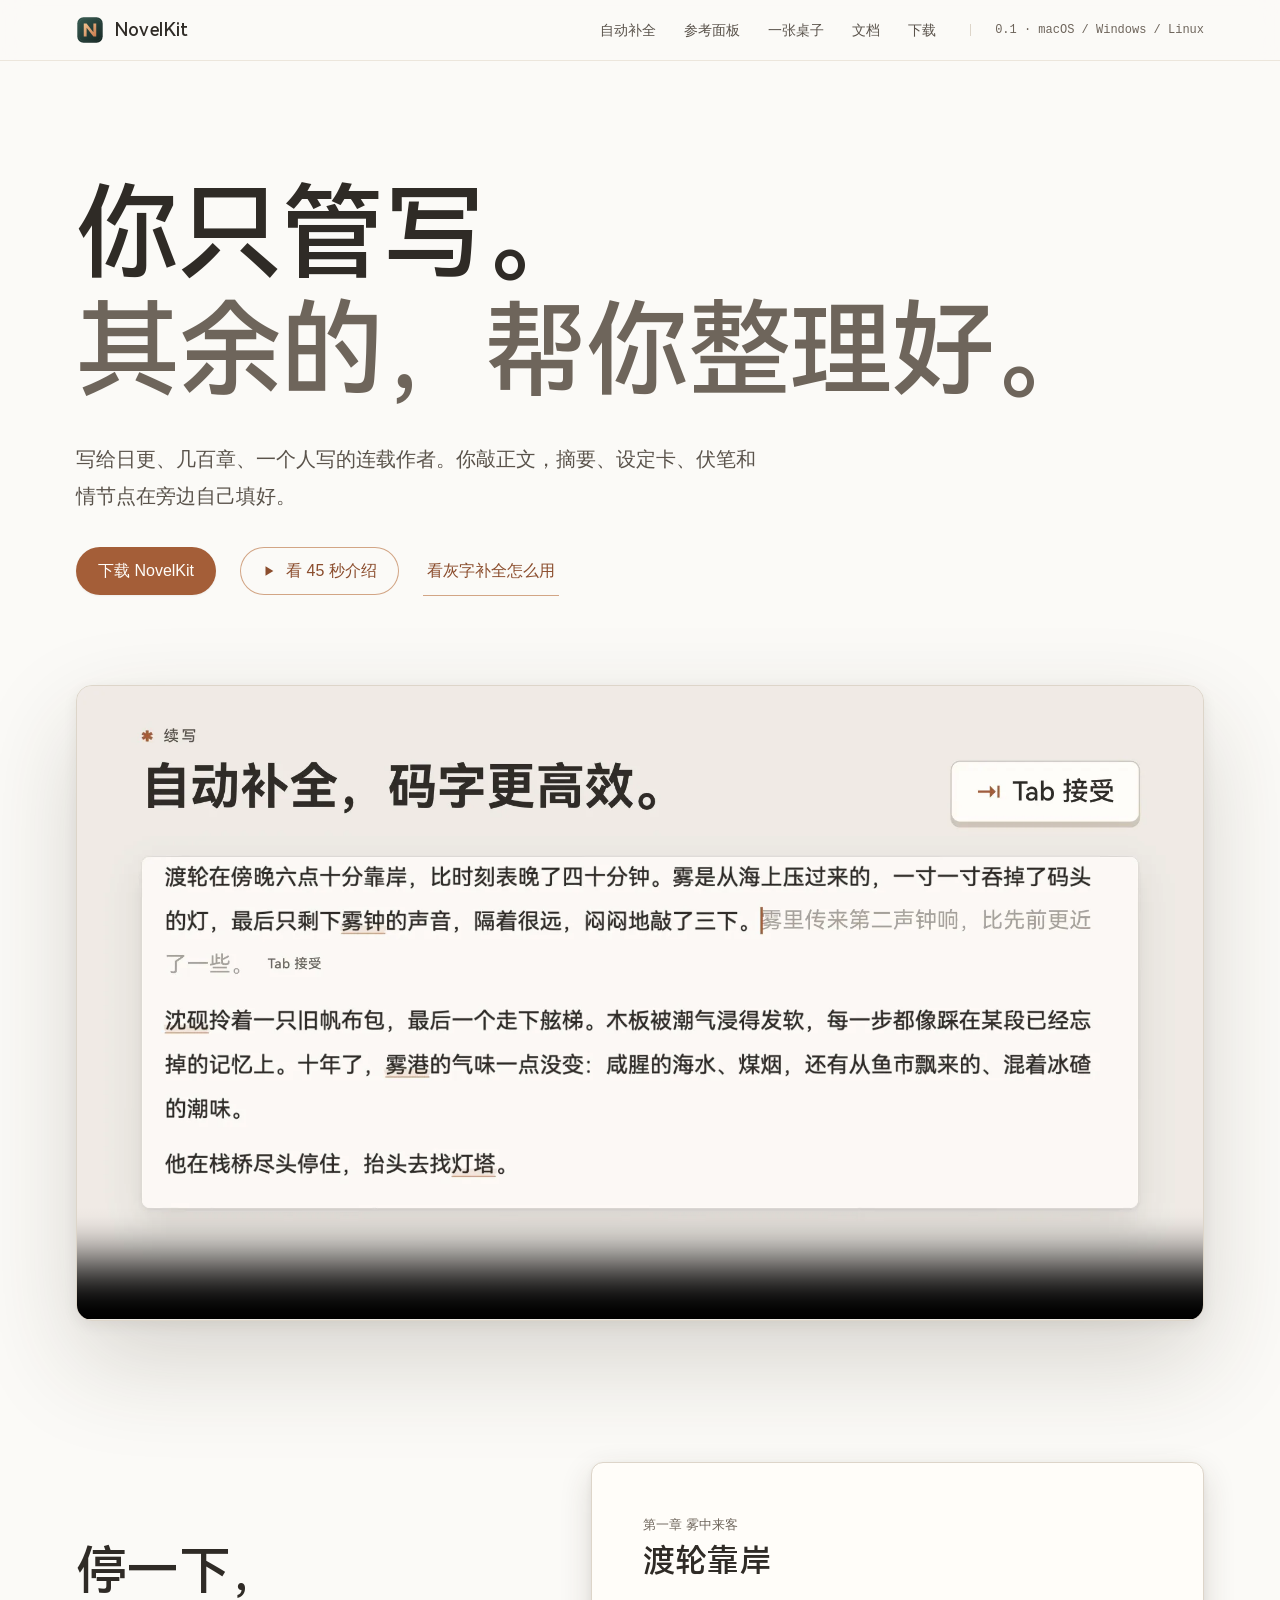
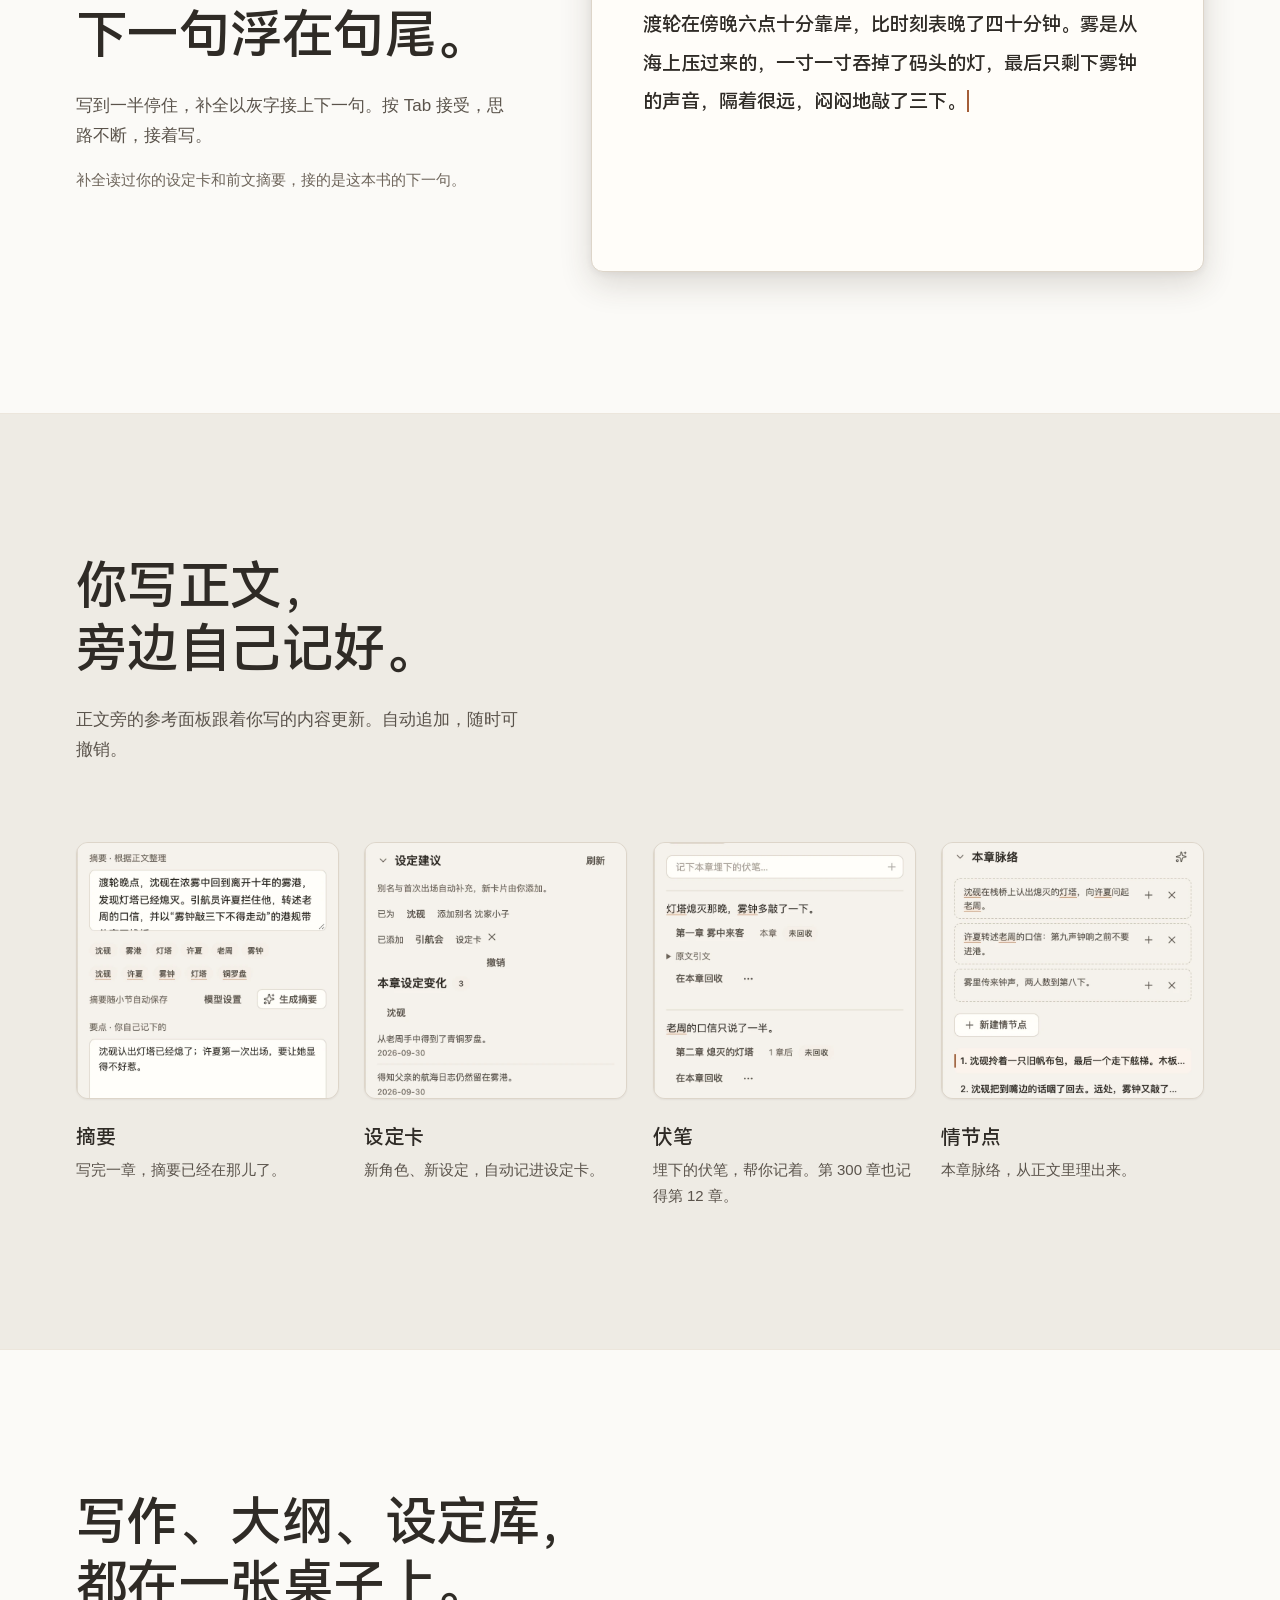
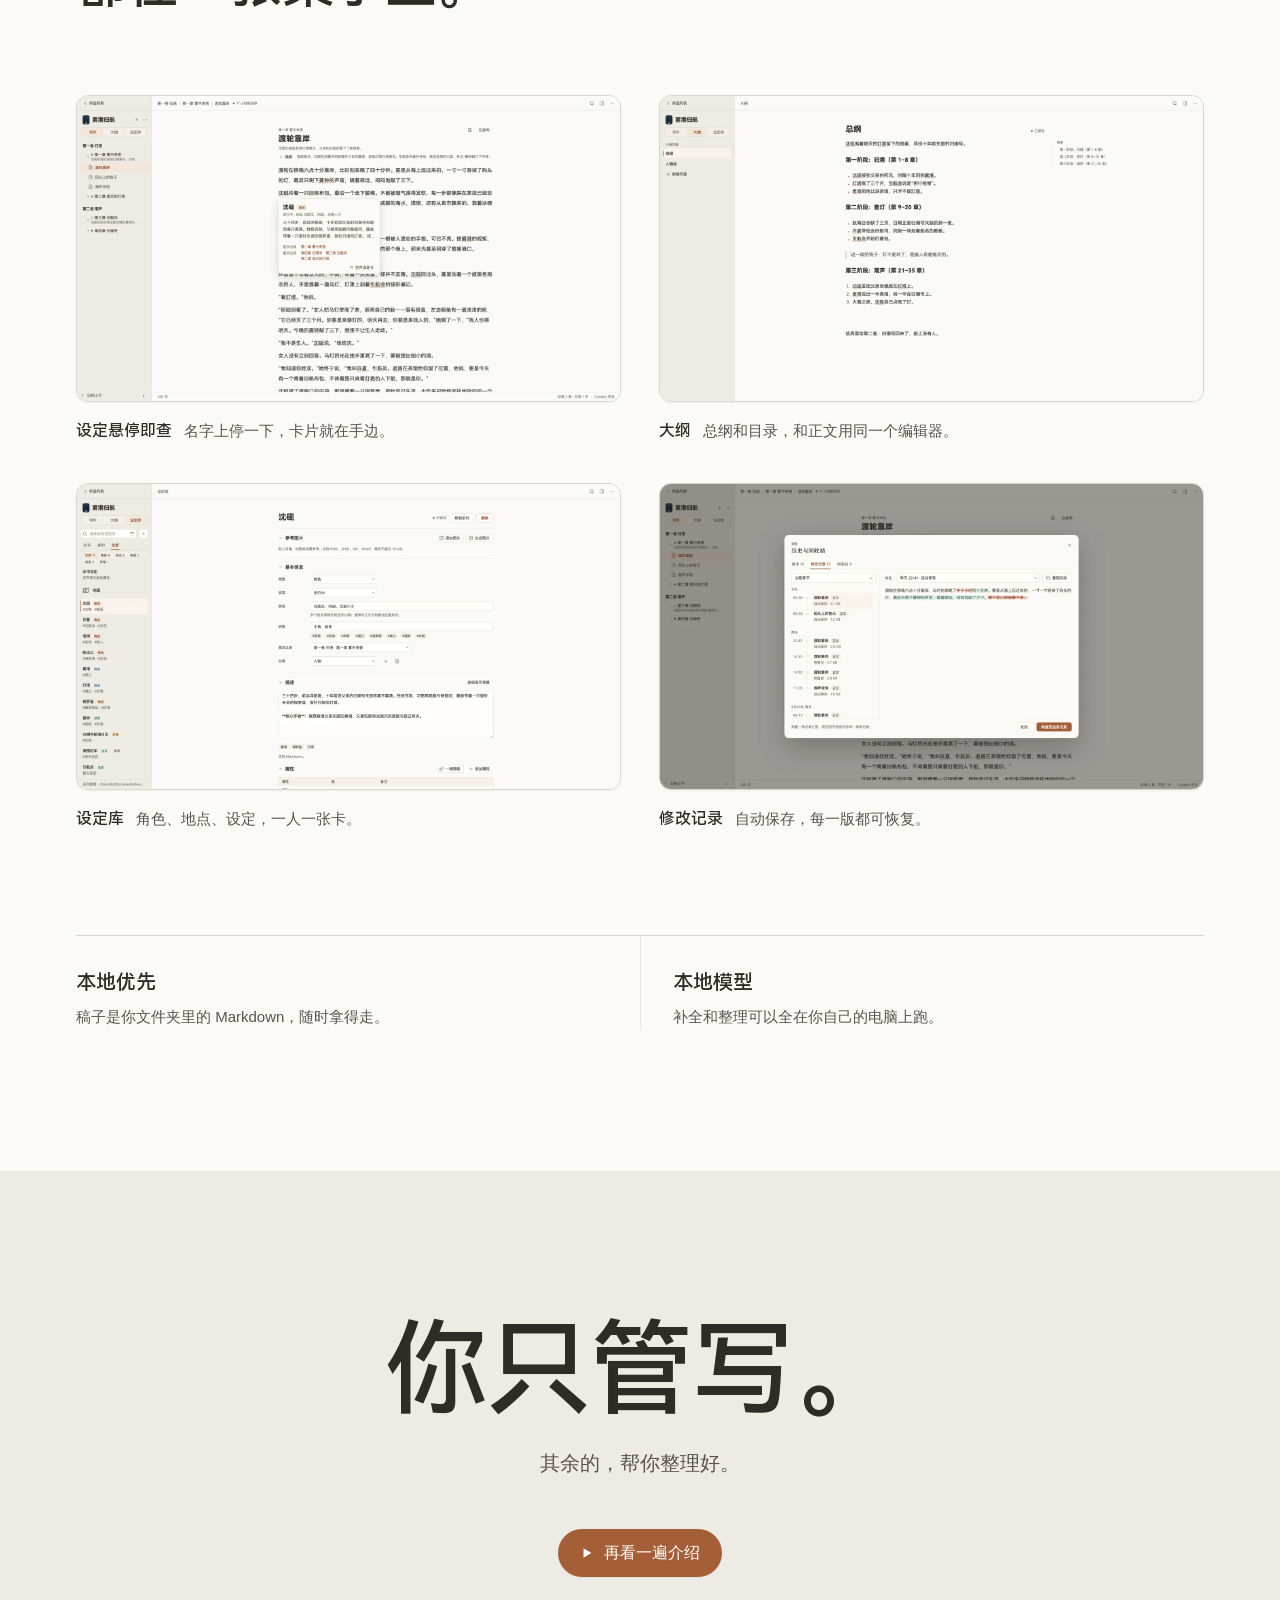
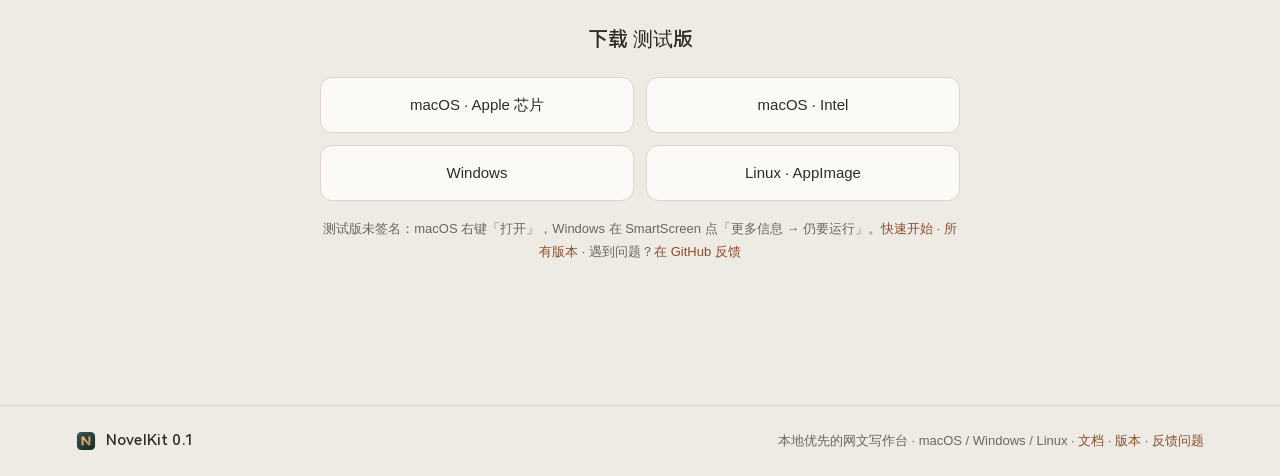
<file: index.html>
<!doctype html>
<html lang="zh-CN">
<head>
  <meta charset="utf-8">
  <meta name="viewport" content="width=device-width, initial-scale=1">
  <title>NovelKit 0.1 · 你只管写，其余的帮你整理好</title>
  <meta name="description" content="NovelKit 是本地优先的网文写作台。你写正文，摘要、设定卡、伏笔和情节点在旁边自己填好；停顿时自动补全，按 Tab 接受。">
  <meta name="theme-color" content="#fbfaf7">
  <meta property="og:type" content="website">
  <meta property="og:title" content="NovelKit 0.1 · 你只管写，其余的帮你整理好">
  <meta property="og:description" content="本地优先的网文写作台。你写正文，摘要、设定卡、伏笔和情节点在旁边自己填好。">
  <link rel="icon" href="media/icon.svg" type="image/svg+xml">
  <link rel="preload" href="media/harmonyos-sans-sc-medium.woff2" as="font" type="font/woff2" crossorigin>
  <link rel="stylesheet" href="styles.css">
  <script>document.documentElement.classList.add('js')</script>
</head>
<body>
  <a class="skip" href="#main">跳到正文</a>

  <header class="top">
    <div class="wrap top-row">
      <a class="brand" href="#" aria-label="NovelKit 首页">
        <img src="media/icon.svg" width="28" height="28" alt="">
        <span>NovelKit</span>
      </a>
      <nav class="top-nav" aria-label="页面">
        <a href="#complete">自动补全</a>
        <a href="#reference">参考面板</a>
        <a href="#desk">一张桌子</a>
        <a href="docs/">文档</a>
        <a href="#download">下载</a>
      </nav>
      <span class="top-meta">0.1 · macOS / Windows / Linux</span>
    </div>
  </header>

  <main id="main">
    <section class="hero wrap">
      <h1>你只管写。<br><span class="h1-second">其余的，帮你整理好。</span></h1>
      <p class="lede">写给日更、几百章、一个人写的连载作者。你敲正文，摘要、设定卡、伏笔和情节点在旁边自己填好。</p>
      <div class="hero-actions">
        <a class="button" href="#download" data-download-primary>下载 NovelKit</a>
        <button class="button button-quiet" type="button" data-play>
          <svg viewBox="0 0 16 16" width="14" height="14" aria-hidden="true"><path d="M4 2.5v11l9-5.5z" fill="currentColor"/></svg>
          看 45 秒介绍
        </button>
        <a class="link" href="#complete">看灰字补全怎么用</a>
      </div>

      <figure class="film" data-reveal>
        <video id="film" controls playsinline preload="metadata" poster="media/poster.webp" width="1920" height="1080">
          <source src="media/novelkit-0.1.mp4" type="video/mp4">
        </video>
      </figure>
    </section>

    <section class="feature wrap" id="complete">
      <div class="feature-copy" data-reveal>
        <h2>停一下，<br>下一句浮在句尾。</h2>
        <p>写到一半停住，补全以灰字接上下一句。按 Tab 接受，思路不断，接着写。</p>
        <p class="note">补全读过你的设定卡和前文摘要，接的是这本书的下一句。</p>
      </div>
      <div class="sheet" data-reveal data-ghost-demo>
        <p class="sheet-chapter">第一章 雾中来客</p>
        <p class="sheet-title">渡轮靠岸</p>
        <p class="sheet-prose">渡轮在傍晚六点十分靠岸，比时刻表晚了四十分钟。雾是从海上压过来的，一寸一寸吞掉了码头的灯，最后只剩下雾钟的声音，隔着很远，闷闷地敲了三下。<span class="caret" aria-hidden="true"></span><span class="ghost" data-ghost>雾里传来第二声钟响，比先前更近了一些。</span></p>
        <div class="sheet-foot">
          <button class="keycap" type="button" data-accept><kbd>Tab</kbd><span data-accept-label>接受</span></button>
          <span class="sheet-status" data-ghost-status aria-live="polite"></span>
        </div>
      </div>
    </section>

    <section class="band" id="reference">
      <div class="wrap">
        <div class="band-head" data-reveal>
          <h2>你写正文，<br>旁边自己记好。</h2>
          <p>正文旁的参考面板跟着你写的内容更新。自动追加，随时可撤销。</p>
        </div>
        <ol class="panels">
          <li class="panel" data-reveal>
            <img src="media/panel-summary.webp" width="720" height="706" loading="lazy" alt="参考面板「本章」：摘要已根据正文整理好，下方列出本章出场的设定。">
            <h3>摘要</h3>
            <p>写完一章，摘要已经在那儿了。</p>
          </li>
          <li class="panel" data-reveal>
            <img src="media/panel-cards.webp" width="720" height="706" loading="lazy" alt="设定建议：已为沈砚添加别名沈家小子，已添加引航会设定卡，可撤销；本章设定变化记下了沈砚得到青铜罗盘。">
            <h3>设定卡</h3>
            <p>新角色、新设定，自动记进设定卡。</p>
          </li>
          <li class="panel" data-reveal>
            <img src="media/panel-foreshadowing.webp" width="720" height="706" loading="lazy" alt="参考面板「伏笔」：两条未回收的伏笔，各自标着埋下的章节。">
            <h3>伏笔</h3>
            <p>埋下的伏笔，帮你记着。第 300 章也记得第 12 章。</p>
          </li>
          <li class="panel" data-reveal>
            <img src="media/panel-beats.webp" width="720" height="706" loading="lazy" alt="参考面板「情节点」：本章脉络的三条建议，以及已有的两个情节点。">
            <h3>情节点</h3>
            <p>本章脉络，从正文里理出来。</p>
          </li>
        </ol>
      </div>
    </section>

    <section class="desk wrap" id="desk">
      <div class="desk-head" data-reveal>
        <h2>写作、大纲、设定库，<br>都在一张桌子上。</h2>
      </div>
      <div class="screens">
        <figure class="screen" data-reveal>
          <img src="media/writing-entity-hover.webp" width="1600" height="900" loading="lazy" alt="写作界面：鼠标停在正文里的名字上，弹出这张设定卡的摘要。">
          <figcaption><strong>设定悬停即查</strong>名字上停一下，卡片就在手边。</figcaption>
        </figure>
        <figure class="screen" data-reveal>
          <img src="media/plan.webp" width="1600" height="900" loading="lazy" alt="大纲界面：总纲文档与卷、章目录。">
          <figcaption><strong>大纲</strong>总纲和目录，和正文用同一个编辑器。</figcaption>
        </figure>
        <figure class="screen" data-reveal>
          <img src="media/wiki.webp" width="1600" height="900" loading="lazy" alt="设定库：沈砚的角色卡，含别名、标签、首次出场和描述。">
          <figcaption><strong>设定库</strong>角色、地点、设定，一人一张卡。</figcaption>
        </figure>
        <figure class="screen" data-reveal>
          <img src="media/history-revisions.webp" width="1600" height="900" loading="lazy" alt="修改记录：按时间列出的版本，右侧是与当前稿的差异。">
          <figcaption><strong>修改记录</strong>自动保存，每一版都可恢复。</figcaption>
        </figure>
      </div>
      <dl class="facts" data-reveal>
        <div><dt>本地优先</dt><dd>稿子是你文件夹里的 Markdown，随时拿得走。</dd></div>
        <div><dt>本地模型</dt><dd>补全和整理可以全在你自己的电脑上跑。</dd></div>
      </dl>
    </section>

    <section class="outro" id="download">
      <div class="wrap" data-reveal>
        <p class="outro-line">你只管写。</p>
        <p class="outro-sub">其余的，帮你整理好。</p>
        <button class="button" type="button" data-play>
          <svg viewBox="0 0 16 16" width="14" height="14" aria-hidden="true"><path d="M4 2.5v11l9-5.5z" fill="currentColor"/></svg>
          再看一遍介绍
        </button>
        <div class="downloads">
          <p class="downloads-title">下载 <span data-release-name>测试版</span></p>
          <ul class="downloads-list">
            <li><a class="download" data-asset="mac-arm" href="https://github.com/ForgeAILab/novelkit/releases">macOS · Apple 芯片</a></li>
            <li><a class="download" data-asset="mac-intel" href="https://github.com/ForgeAILab/novelkit/releases">macOS · Intel</a></li>
            <li><a class="download" data-asset="windows" href="https://github.com/ForgeAILab/novelkit/releases">Windows</a></li>
            <li><a class="download" data-asset="linux" href="https://github.com/ForgeAILab/novelkit/releases">Linux · AppImage</a></li>
          </ul>
          <p class="downloads-note">测试版未签名：macOS 右键「打开」，Windows 在 SmartScreen 点「更多信息 → 仍要运行」。<a href="docs/">快速开始</a> · <a href="https://github.com/ForgeAILab/novelkit/releases">所有版本</a> · 遇到问题？<a href="https://github.com/ForgeAILab/novelkit/issues/new/choose">在 GitHub 反馈</a></p>
        </div>
      </div>
    </section>
  </main>

  <footer class="foot">
    <div class="wrap foot-row">
      <span class="brand"><img src="media/icon.svg" width="20" height="20" alt=""><span>NovelKit 0.1</span></span>
      <span>本地优先的网文写作台 · macOS / Windows / Linux · <a href="docs/">文档</a> · <a href="https://github.com/ForgeAILab/novelkit/releases">版本</a> · <a href="https://github.com/ForgeAILab/novelkit/issues/new/choose">反馈问题</a></span>
    </div>
  </footer>

  <script src="main.js" defer></script>
</body>
</html>
</file>
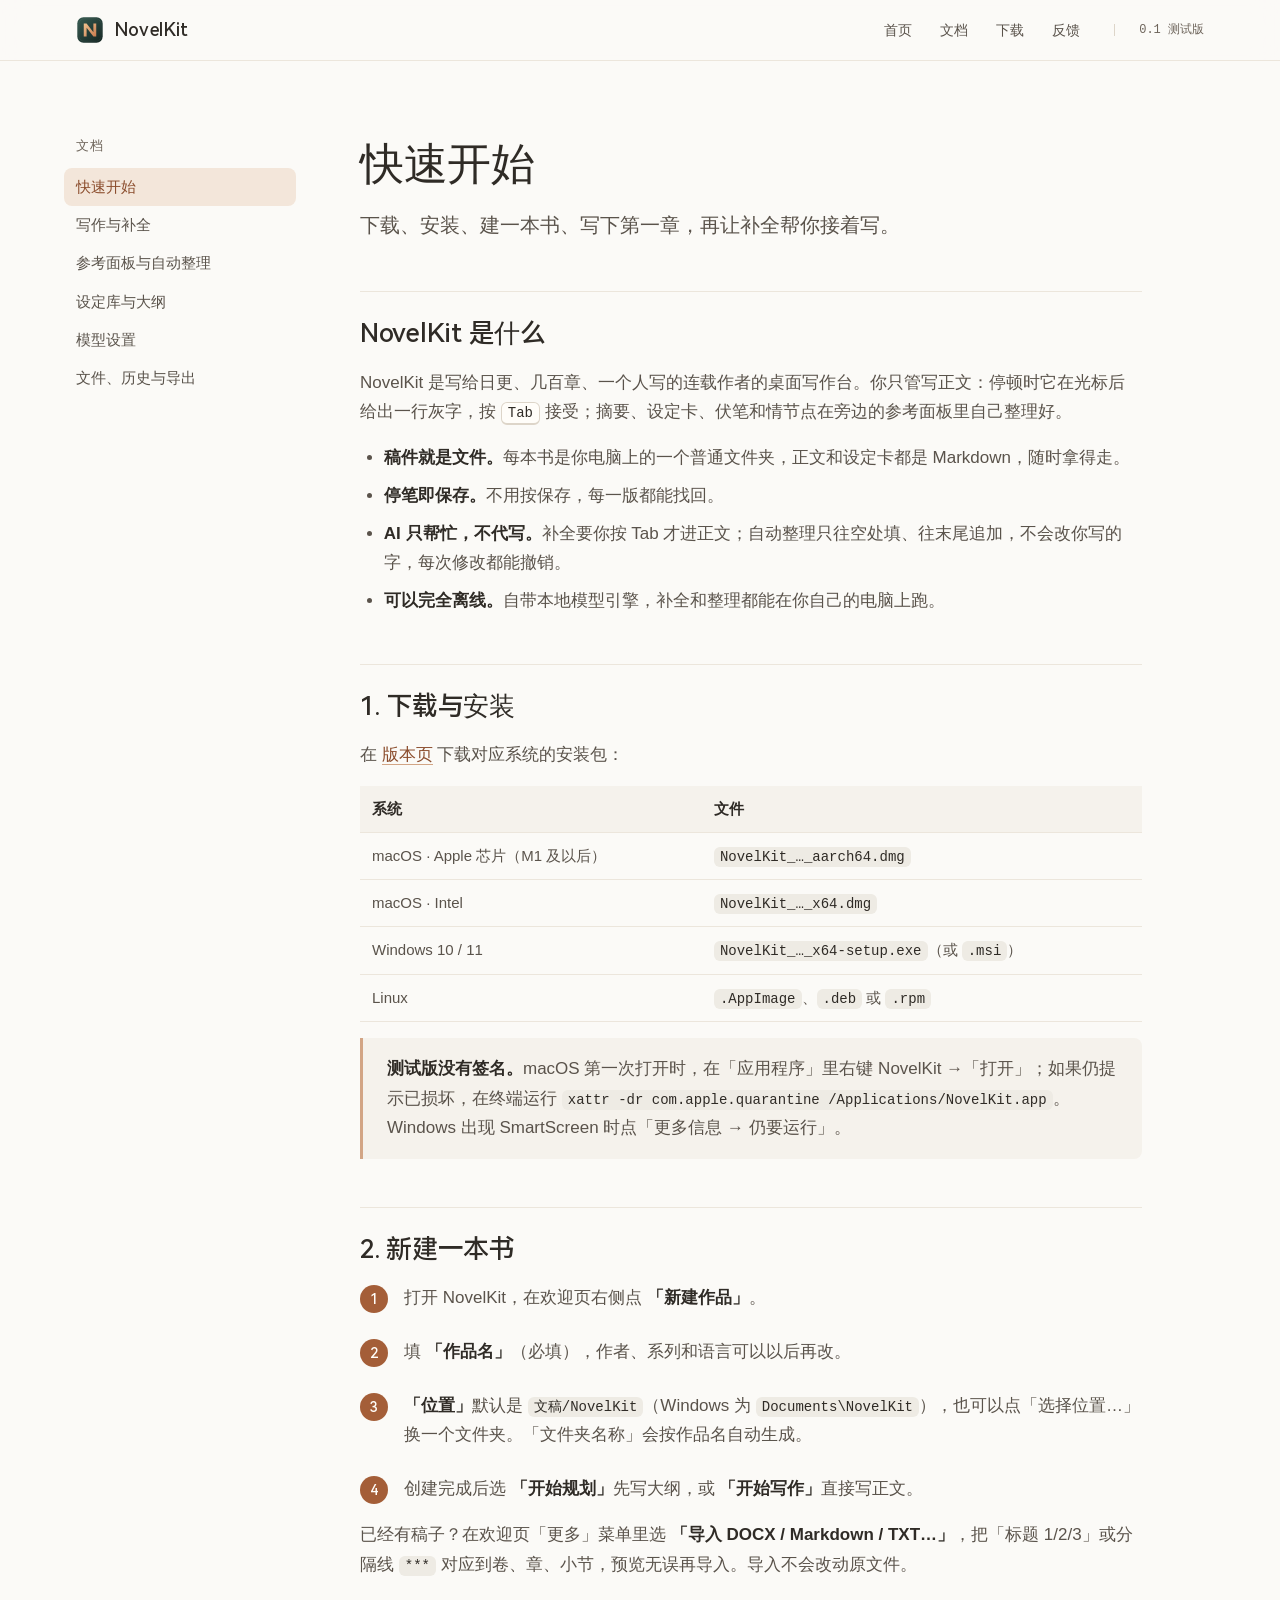
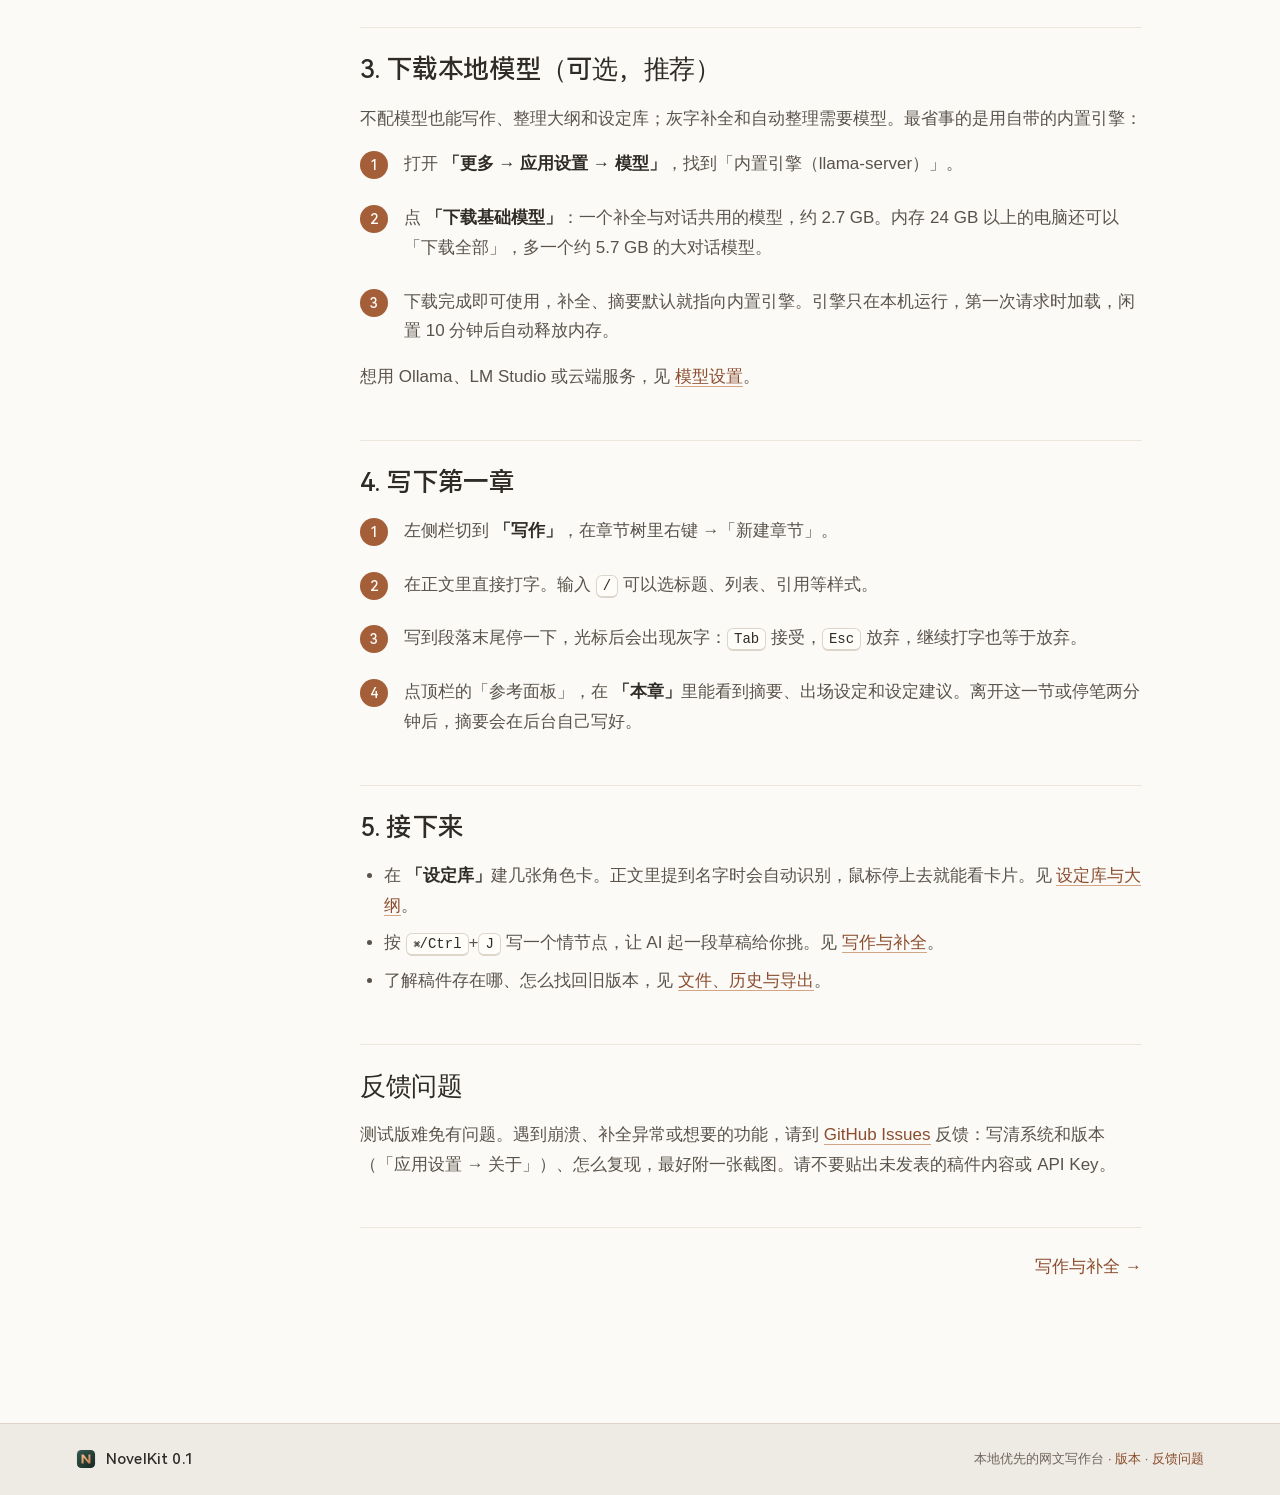
<file: docs/index.html>
<!doctype html>
<html lang="zh-CN">
<head>
  <meta charset="utf-8">
  <meta name="viewport" content="width=device-width, initial-scale=1">
  <title>快速开始 · NovelKit 文档</title>
  <meta name="description" content="下载、安装、建一本书、写下第一章，再让补全帮你接着写。">
  <meta name="theme-color" content="#fbfaf7">
  <link rel="icon" href="../media/icon.svg" type="image/svg+xml">
  <link rel="stylesheet" href="../styles.css">
  <link rel="stylesheet" href="docs.css">
</head>
<body>
  <a class="skip" href="#main">跳到正文</a>
  <header class="top">
    <div class="wrap top-row">
      <a class="brand" href="../" aria-label="NovelKit 首页">
        <img src="../media/icon.svg" width="28" height="28" alt="">
        <span>NovelKit</span>
      </a>
      <nav class="top-nav" aria-label="页面">
        <a href="../">首页</a>
        <a href="./">文档</a>
        <a href="../#download">下载</a>
        <a href="https://github.com/ForgeAILab/novelkit/issues">反馈</a>
      </nav>
      <span class="top-meta">0.1 测试版</span>
    </div>
  </header>

  <div class="wrap docs">
    <nav class="docs-nav" aria-label="文档">
      <p>文档</p>
      <ul>
          <li><a href="index.html" aria-current="page">快速开始</a></li>
          <li><a href="writing.html">写作与补全</a></li>
          <li><a href="reference.html">参考面板与自动整理</a></li>
          <li><a href="codex.html">设定库与大纲</a></li>
          <li><a href="models.html">模型设置</a></li>
          <li><a href="data.html">文件、历史与导出</a></li>
      </ul>
    </nav>
    <main id="main" class="article">
      <h1>快速开始</h1>
      <p class="lede">下载、安装、建一本书、写下第一章，再让补全帮你接着写。</p>

      <h2>NovelKit 是什么</h2>
      <p>NovelKit 是写给日更、几百章、一个人写的连载作者的桌面写作台。你只管写正文：停顿时它在光标后给出一行灰字，按 <kbd>Tab</kbd> 接受；摘要、设定卡、伏笔和情节点在旁边的参考面板里自己整理好。</p>
      <ul>
        <li><strong>稿件就是文件。</strong>每本书是你电脑上的一个普通文件夹，正文和设定卡都是 Markdown，随时拿得走。</li>
        <li><strong>停笔即保存。</strong>不用按保存，每一版都能找回。</li>
        <li><strong>AI 只帮忙，不代写。</strong>补全要你按 Tab 才进正文；自动整理只往空处填、往末尾追加，不会改你写的字，每次修改都能撤销。</li>
        <li><strong>可以完全离线。</strong>自带本地模型引擎，补全和整理都能在你自己的电脑上跑。</li>
      </ul>

      <h2>1. 下载与安装</h2>
      <p>在 <a href="https://github.com/ForgeAILab/novelkit/releases">版本页</a> 下载对应系统的安装包：</p>
      <table>
        <tr><th>系统</th><th>文件</th></tr>
        <tr><td>macOS · Apple 芯片（M1 及以后）</td><td><code>NovelKit_…_aarch64.dmg</code></td></tr>
        <tr><td>macOS · Intel</td><td><code>NovelKit_…_x64.dmg</code></td></tr>
        <tr><td>Windows 10 / 11</td><td><code>NovelKit_…_x64-setup.exe</code>（或 <code>.msi</code>）</td></tr>
        <tr><td>Linux</td><td><code>.AppImage</code>、<code>.deb</code> 或 <code>.rpm</code></td></tr>
      </table>
      <div class="note">
        <p><strong>测试版没有签名。</strong>macOS 第一次打开时，在「应用程序」里右键 NovelKit →「打开」；如果仍提示已损坏，在终端运行 <code>xattr -dr com.apple.quarantine /Applications/NovelKit.app</code>。Windows 出现 SmartScreen 时点「更多信息 → 仍要运行」。</p>
      </div>

      <h2>2. 新建一本书</h2>
      <ol class="steps">
        <li>打开 NovelKit，在欢迎页右侧点 <strong>「新建作品」</strong>。</li>
        <li>填 <strong>「作品名」</strong>（必填），作者、系列和语言可以以后再改。</li>
        <li><strong>「位置」</strong>默认是 <code>文稿/NovelKit</code>（Windows 为 <code>Documents\NovelKit</code>），也可以点「选择位置…」换一个文件夹。「文件夹名称」会按作品名自动生成。</li>
        <li>创建完成后选 <strong>「开始规划」</strong>先写大纲，或 <strong>「开始写作」</strong>直接写正文。</li>
      </ol>
      <p>已经有稿子？在欢迎页「更多」菜单里选 <strong>「导入 DOCX / Markdown / TXT…」</strong>，把「标题 1/2/3」或分隔线 <code>***</code> 对应到卷、章、小节，预览无误再导入。导入不会改动原文件。</p>

      <h2>3. 下载本地模型（可选，推荐）</h2>
      <p>不配模型也能写作、整理大纲和设定库；灰字补全和自动整理需要模型。最省事的是用自带的内置引擎：</p>
      <ol class="steps">
        <li>打开 <strong>「更多 → 应用设置 → 模型」</strong>，找到「内置引擎（llama-server）」。</li>
        <li>点 <strong>「下载基础模型」</strong>：一个补全与对话共用的模型，约 2.7 GB。内存 24 GB 以上的电脑还可以「下载全部」，多一个约 5.7 GB 的大对话模型。</li>
        <li>下载完成即可使用，补全、摘要默认就指向内置引擎。引擎只在本机运行，第一次请求时加载，闲置 10 分钟后自动释放内存。</li>
      </ol>
      <p>想用 Ollama、LM Studio 或云端服务，见 <a href="models.html">模型设置</a>。</p>

      <h2>4. 写下第一章</h2>
      <ol class="steps">
        <li>左侧栏切到 <strong>「写作」</strong>，在章节树里右键 →「新建章节」。</li>
        <li>在正文里直接打字。输入 <kbd>/</kbd> 可以选标题、列表、引用等样式。</li>
        <li>写到段落末尾停一下，光标后会出现灰字：<kbd>Tab</kbd> 接受，<kbd>Esc</kbd> 放弃，继续打字也等于放弃。</li>
        <li>点顶栏的「参考面板」，在 <strong>「本章」</strong>里能看到摘要、出场设定和设定建议。离开这一节或停笔两分钟后，摘要会在后台自己写好。</li>
      </ol>

      <h2>5. 接下来</h2>
      <ul>
        <li>在 <strong>「设定库」</strong>建几张角色卡。正文里提到名字时会自动识别，鼠标停上去就能看卡片。见 <a href="codex.html">设定库与大纲</a>。</li>
        <li>按 <kbd>⌘/Ctrl</kbd>+<kbd>J</kbd> 写一个情节点，让 AI 起一段草稿给你挑。见 <a href="writing.html">写作与补全</a>。</li>
        <li>了解稿件存在哪、怎么找回旧版本，见 <a href="data.html">文件、历史与导出</a>。</li>
      </ul>

      <h2>反馈问题</h2>
      <p>测试版难免有问题。遇到崩溃、补全异常或想要的功能，请到 <a href="https://github.com/ForgeAILab/novelkit/issues/new/choose">GitHub Issues</a> 反馈：写清系统和版本（「应用设置 → 关于」）、怎么复现，最好附一张截图。请不要贴出未发表的稿件内容或 API Key。</p>

      <nav class="pager" aria-label="翻页"><span></span><a href="writing.html">写作与补全 →</a></nav>
    </main>
  </div>

  <footer class="foot">
    <div class="wrap foot-row">
      <span class="brand"><img src="../media/icon.svg" width="20" height="20" alt=""><span>NovelKit 0.1</span></span>
      <span>本地优先的网文写作台 · <a href="https://github.com/ForgeAILab/novelkit/releases">版本</a> · <a href="https://github.com/ForgeAILab/novelkit/issues/new/choose">反馈问题</a></span>
    </div>
  </footer>
</body>
</html>
</file>
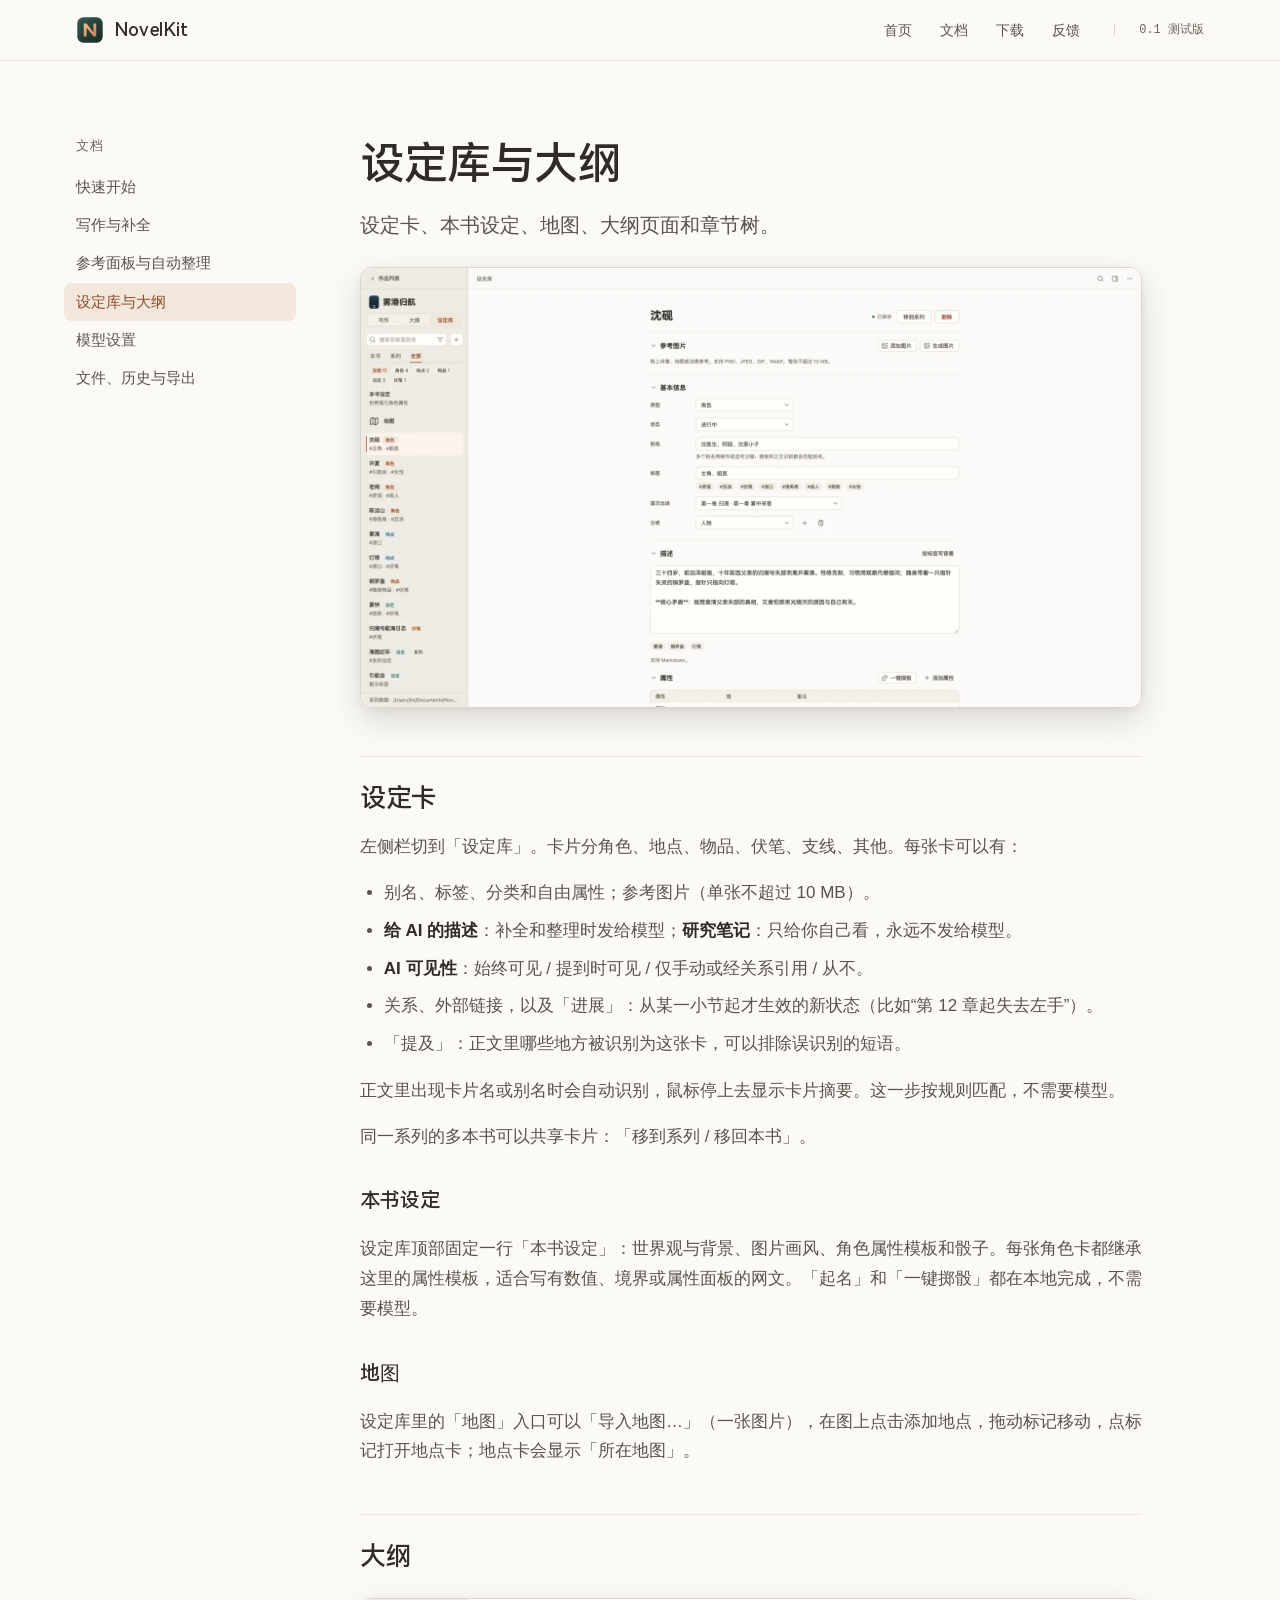
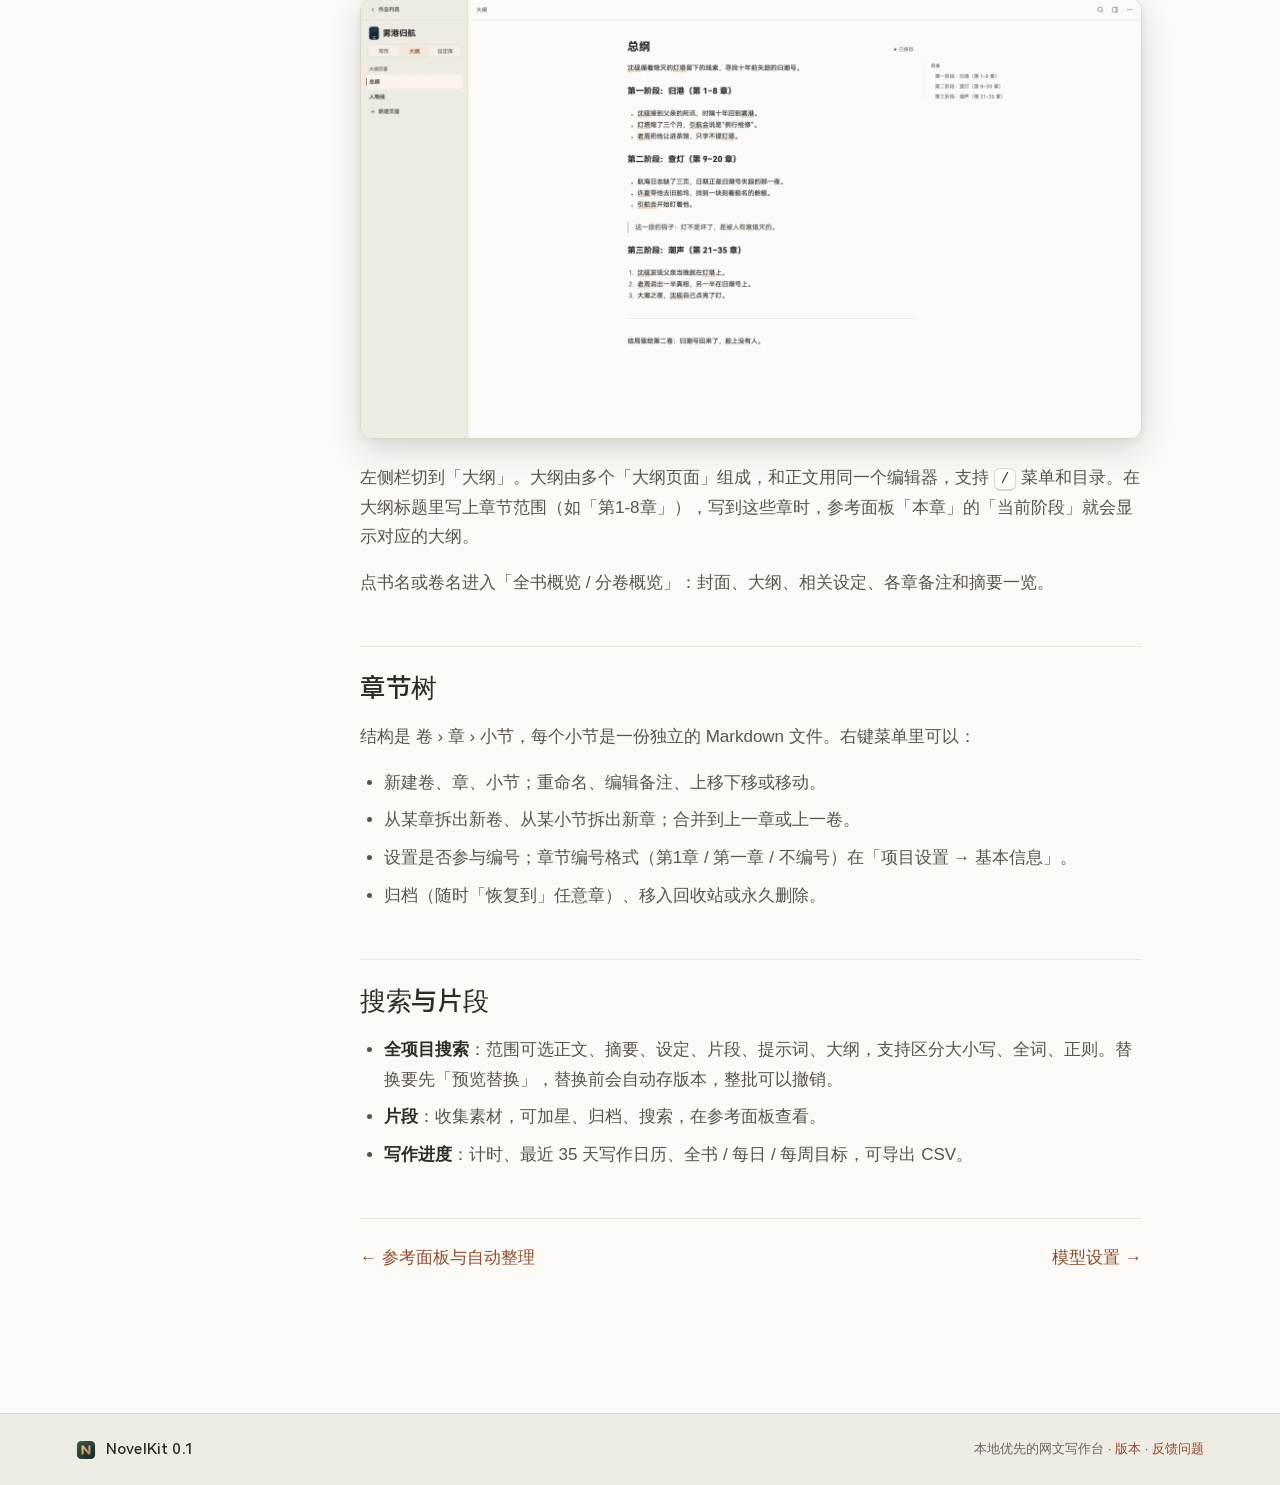
<file: docs/codex.html>
<!doctype html>
<html lang="zh-CN">
<head>
  <meta charset="utf-8">
  <meta name="viewport" content="width=device-width, initial-scale=1">
  <title>设定库与大纲 · NovelKit 文档</title>
  <meta name="description" content="设定卡、本书设定、地图、大纲页面和章节树。">
  <meta name="theme-color" content="#fbfaf7">
  <link rel="icon" href="../media/icon.svg" type="image/svg+xml">
  <link rel="stylesheet" href="../styles.css">
  <link rel="stylesheet" href="docs.css">
</head>
<body>
  <a class="skip" href="#main">跳到正文</a>
  <header class="top">
    <div class="wrap top-row">
      <a class="brand" href="../" aria-label="NovelKit 首页">
        <img src="../media/icon.svg" width="28" height="28" alt="">
        <span>NovelKit</span>
      </a>
      <nav class="top-nav" aria-label="页面">
        <a href="../">首页</a>
        <a href="./">文档</a>
        <a href="../#download">下载</a>
        <a href="https://github.com/ForgeAILab/novelkit/issues">反馈</a>
      </nav>
      <span class="top-meta">0.1 测试版</span>
    </div>
  </header>

  <div class="wrap docs">
    <nav class="docs-nav" aria-label="文档">
      <p>文档</p>
      <ul>
          <li><a href="index.html">快速开始</a></li>
          <li><a href="writing.html">写作与补全</a></li>
          <li><a href="reference.html">参考面板与自动整理</a></li>
          <li><a href="codex.html" aria-current="page">设定库与大纲</a></li>
          <li><a href="models.html">模型设置</a></li>
          <li><a href="data.html">文件、历史与导出</a></li>
      </ul>
    </nav>
    <main id="main" class="article">
      <h1>设定库与大纲</h1>
      <p class="lede">设定卡、本书设定、地图、大纲页面和章节树。</p>

      <img src="../media/wiki.webp" width="1600" height="900" loading="lazy" alt="设定库：沈砚的角色卡。">

      <h2>设定卡</h2>
      <p>左侧栏切到「设定库」。卡片分角色、地点、物品、伏笔、支线、其他。每张卡可以有：</p>
      <ul>
        <li>别名、标签、分类和自由属性；参考图片（单张不超过 10 MB）。</li>
        <li><strong>给 AI 的描述</strong>：补全和整理时发给模型；<strong>研究笔记</strong>：只给你自己看，永远不发给模型。</li>
        <li><strong>AI 可见性</strong>：始终可见 / 提到时可见 / 仅手动或经关系引用 / 从不。</li>
        <li>关系、外部链接，以及「进展」：从某一小节起才生效的新状态（比如“第 12 章起失去左手”）。</li>
        <li>「提及」：正文里哪些地方被识别为这张卡，可以排除误识别的短语。</li>
      </ul>
      <p>正文里出现卡片名或别名时会自动识别，鼠标停上去显示卡片摘要。这一步按规则匹配，不需要模型。</p>
      <p>同一系列的多本书可以共享卡片：「移到系列 / 移回本书」。</p>

      <h3>本书设定</h3>
      <p>设定库顶部固定一行「本书设定」：世界观与背景、图片画风、角色属性模板和骰子。每张角色卡都继承这里的属性模板，适合写有数值、境界或属性面板的网文。「起名」和「一键掷骰」都在本地完成，不需要模型。</p>

      <h3>地图</h3>
      <p>设定库里的「地图」入口可以「导入地图…」（一张图片），在图上点击添加地点，拖动标记移动，点标记打开地点卡；地点卡会显示「所在地图」。</p>

      <h2>大纲</h2>
      <img src="../media/plan.webp" width="1600" height="900" loading="lazy" alt="大纲界面：总纲文档与卷、章目录。">
      <p>左侧栏切到「大纲」。大纲由多个「大纲页面」组成，和正文用同一个编辑器，支持 <kbd>/</kbd> 菜单和目录。在大纲标题里写上章节范围（如「第1-8章」），写到这些章时，参考面板「本章」的「当前阶段」就会显示对应的大纲。</p>
      <p>点书名或卷名进入「全书概览 / 分卷概览」：封面、大纲、相关设定、各章备注和摘要一览。</p>

      <h2>章节树</h2>
      <p>结构是 卷 › 章 › 小节，每个小节是一份独立的 Markdown 文件。右键菜单里可以：</p>
      <ul>
        <li>新建卷、章、小节；重命名、编辑备注、上移下移或移动。</li>
        <li>从某章拆出新卷、从某小节拆出新章；合并到上一章或上一卷。</li>
        <li>设置是否参与编号；章节编号格式（第1章 / 第一章 / 不编号）在「项目设置 → 基本信息」。</li>
        <li>归档（随时「恢复到」任意章）、移入回收站或永久删除。</li>
      </ul>

      <h2>搜索与片段</h2>
      <ul>
        <li><strong>全项目搜索</strong>：范围可选正文、摘要、设定、片段、提示词、大纲，支持区分大小写、全词、正则。替换要先「预览替换」，替换前会自动存版本，整批可以撤销。</li>
        <li><strong>片段</strong>：收集素材，可加星、归档、搜索，在参考面板查看。</li>
        <li><strong>写作进度</strong>：计时、最近 35 天写作日历、全书 / 每日 / 每周目标，可导出 CSV。</li>
      </ul>

      <nav class="pager" aria-label="翻页"><a href="reference.html">← 参考面板与自动整理</a><a href="models.html">模型设置 →</a></nav>
    </main>
  </div>

  <footer class="foot">
    <div class="wrap foot-row">
      <span class="brand"><img src="../media/icon.svg" width="20" height="20" alt=""><span>NovelKit 0.1</span></span>
      <span>本地优先的网文写作台 · <a href="https://github.com/ForgeAILab/novelkit/releases">版本</a> · <a href="https://github.com/ForgeAILab/novelkit/issues/new/choose">反馈问题</a></span>
    </div>
  </footer>
</body>
</html>
</file>
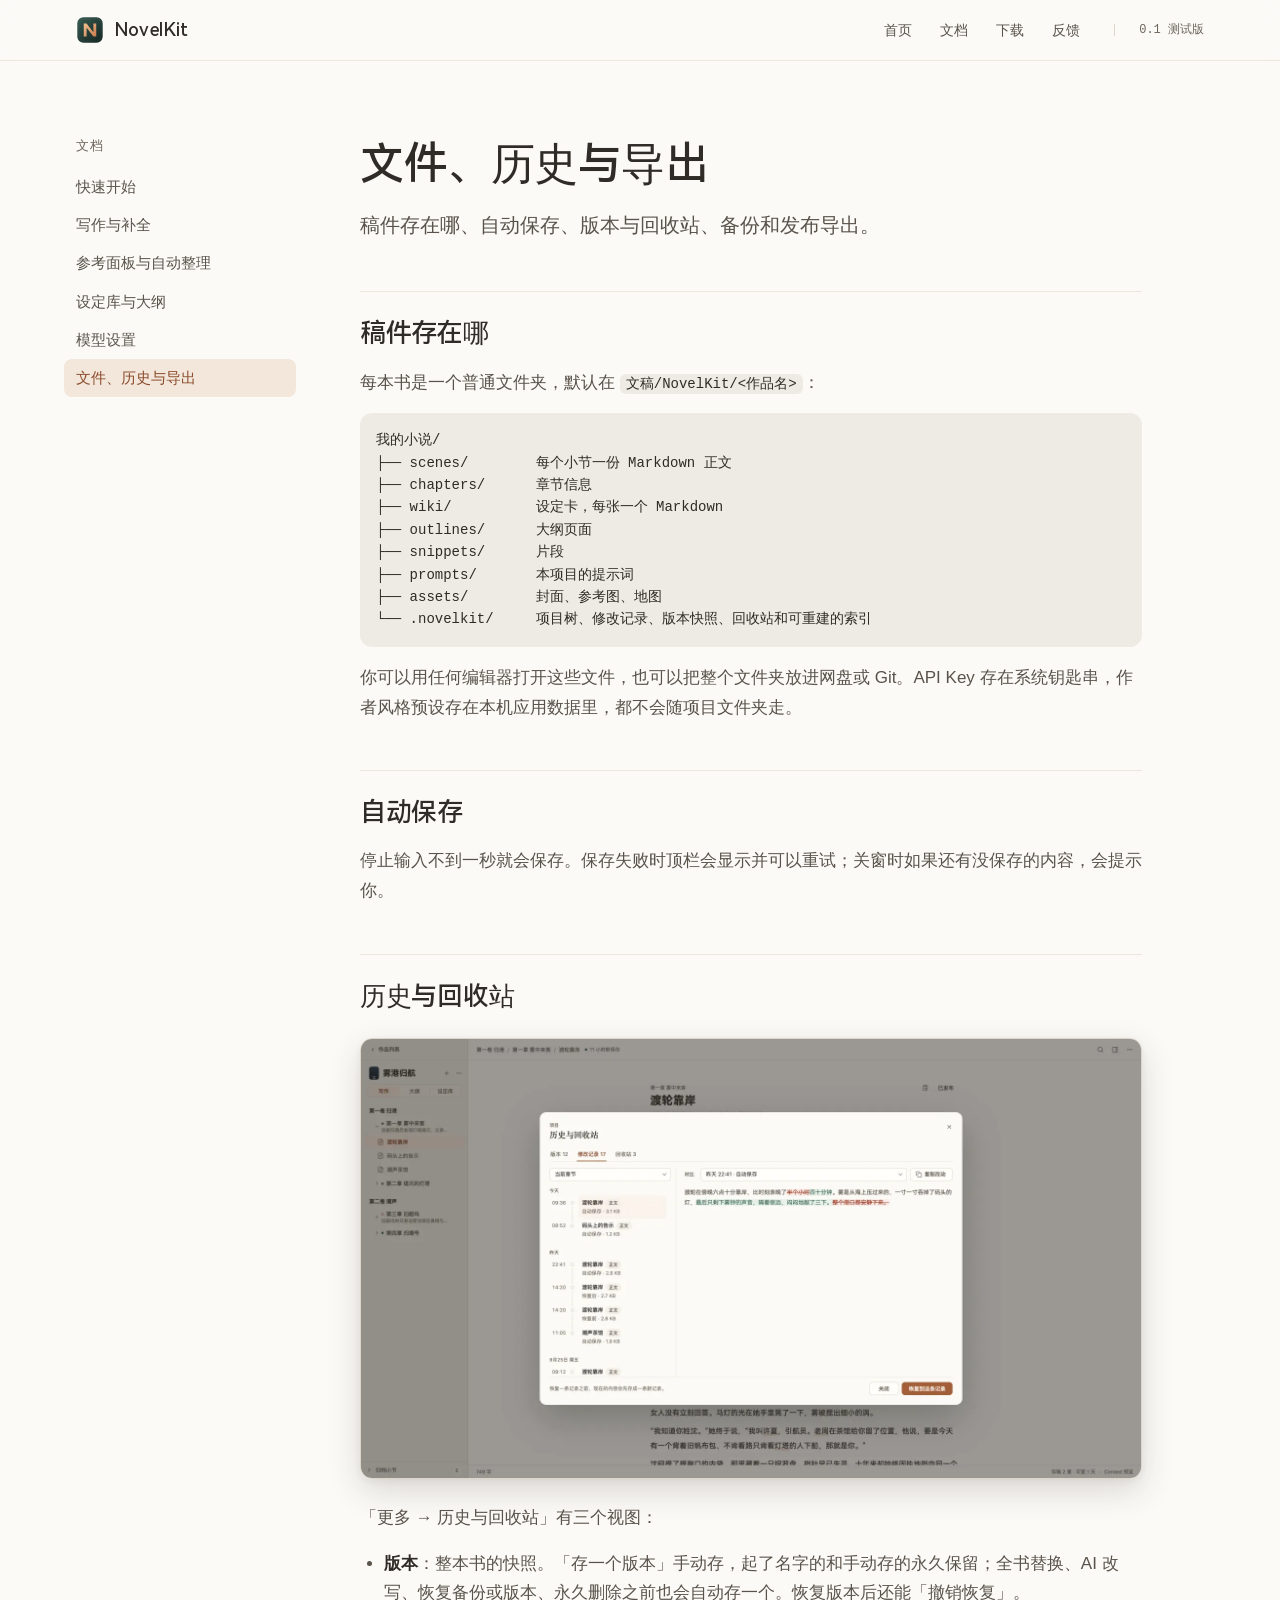
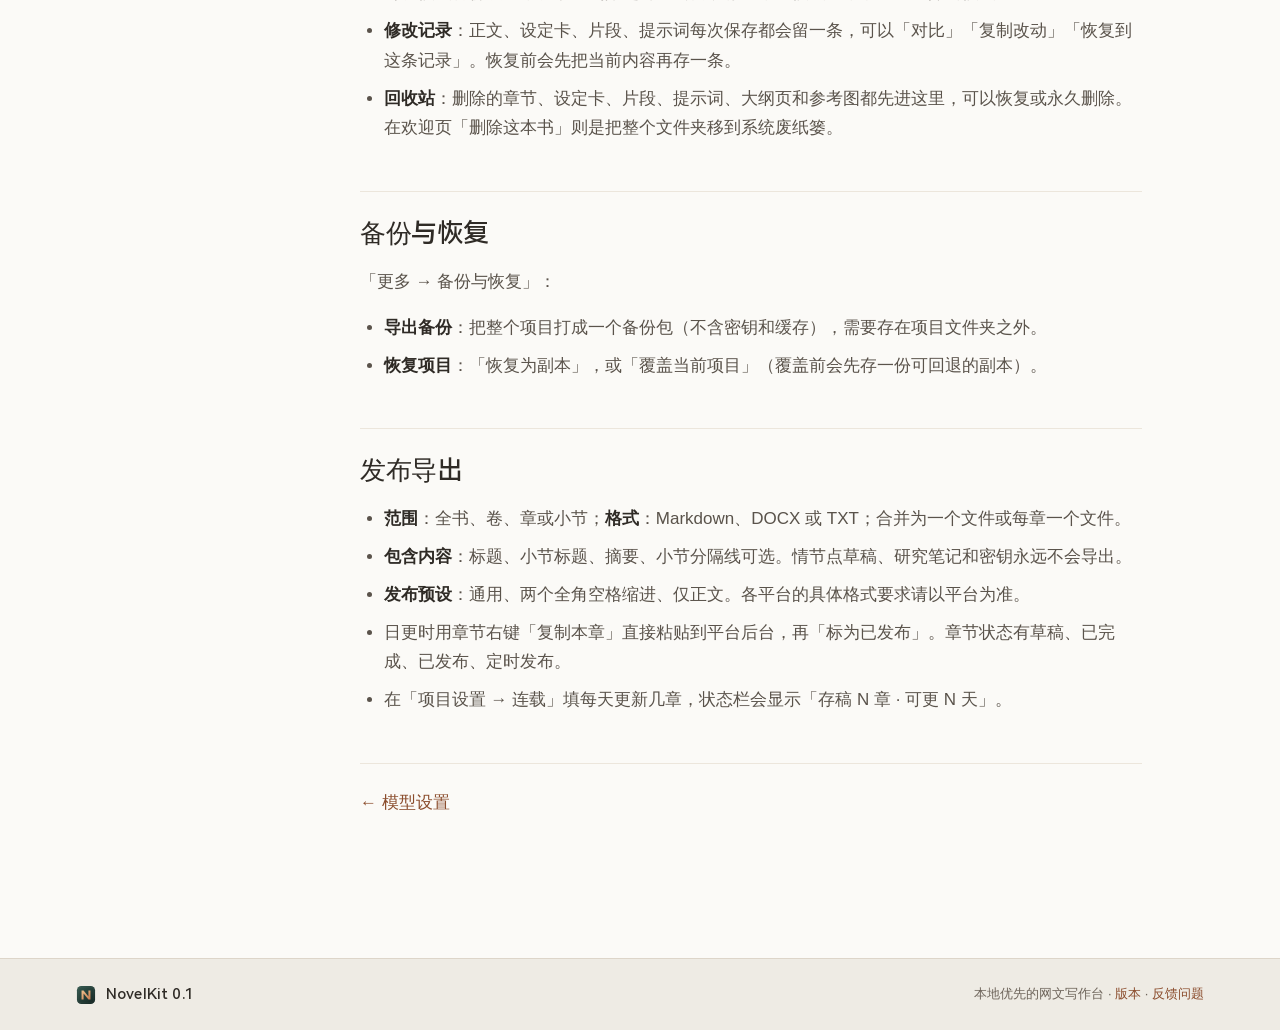
<file: docs/data.html>
<!doctype html>
<html lang="zh-CN">
<head>
  <meta charset="utf-8">
  <meta name="viewport" content="width=device-width, initial-scale=1">
  <title>文件、历史与导出 · NovelKit 文档</title>
  <meta name="description" content="稿件存在哪、自动保存、版本与回收站、备份和发布导出。">
  <meta name="theme-color" content="#fbfaf7">
  <link rel="icon" href="../media/icon.svg" type="image/svg+xml">
  <link rel="stylesheet" href="../styles.css">
  <link rel="stylesheet" href="docs.css">
</head>
<body>
  <a class="skip" href="#main">跳到正文</a>
  <header class="top">
    <div class="wrap top-row">
      <a class="brand" href="../" aria-label="NovelKit 首页">
        <img src="../media/icon.svg" width="28" height="28" alt="">
        <span>NovelKit</span>
      </a>
      <nav class="top-nav" aria-label="页面">
        <a href="../">首页</a>
        <a href="./">文档</a>
        <a href="../#download">下载</a>
        <a href="https://github.com/ForgeAILab/novelkit/issues">反馈</a>
      </nav>
      <span class="top-meta">0.1 测试版</span>
    </div>
  </header>

  <div class="wrap docs">
    <nav class="docs-nav" aria-label="文档">
      <p>文档</p>
      <ul>
          <li><a href="index.html">快速开始</a></li>
          <li><a href="writing.html">写作与补全</a></li>
          <li><a href="reference.html">参考面板与自动整理</a></li>
          <li><a href="codex.html">设定库与大纲</a></li>
          <li><a href="models.html">模型设置</a></li>
          <li><a href="data.html" aria-current="page">文件、历史与导出</a></li>
      </ul>
    </nav>
    <main id="main" class="article">
      <h1>文件、历史与导出</h1>
      <p class="lede">稿件存在哪、自动保存、版本与回收站、备份和发布导出。</p>

      <h2>稿件存在哪</h2>
      <p>每本书是一个普通文件夹，默认在 <code>文稿/NovelKit/&lt;作品名&gt;</code>：</p>
      <pre><code>我的小说/
├── scenes/        每个小节一份 Markdown 正文
├── chapters/      章节信息
├── wiki/          设定卡，每张一个 Markdown
├── outlines/      大纲页面
├── snippets/      片段
├── prompts/       本项目的提示词
├── assets/        封面、参考图、地图
└── .novelkit/     项目树、修改记录、版本快照、回收站和可重建的索引</code></pre>
      <p>你可以用任何编辑器打开这些文件，也可以把整个文件夹放进网盘或 Git。API Key 存在系统钥匙串，作者风格预设存在本机应用数据里，都不会随项目文件夹走。</p>

      <h2>自动保存</h2>
      <p>停止输入不到一秒就会保存。保存失败时顶栏会显示并可以重试；关窗时如果还有没保存的内容，会提示你。</p>

      <h2>历史与回收站</h2>
      <img src="../media/history-revisions.webp" width="1600" height="900" loading="lazy" alt="修改记录：按时间列出的版本和差异。">
      <p>「更多 → 历史与回收站」有三个视图：</p>
      <ul>
        <li><strong>版本</strong>：整本书的快照。「存一个版本」手动存，起了名字的和手动存的永久保留；全书替换、AI 改写、恢复备份或版本、永久删除之前也会自动存一个。恢复版本后还能「撤销恢复」。</li>
        <li><strong>修改记录</strong>：正文、设定卡、片段、提示词每次保存都会留一条，可以「对比」「复制改动」「恢复到这条记录」。恢复前会先把当前内容再存一条。</li>
        <li><strong>回收站</strong>：删除的章节、设定卡、片段、提示词、大纲页和参考图都先进这里，可以恢复或永久删除。在欢迎页「删除这本书」则是把整个文件夹移到系统废纸篓。</li>
      </ul>

      <h2>备份与恢复</h2>
      <p>「更多 → 备份与恢复」：</p>
      <ul>
        <li><strong>导出备份</strong>：把整个项目打成一个备份包（不含密钥和缓存），需要存在项目文件夹之外。</li>
        <li><strong>恢复项目</strong>：「恢复为副本」，或「覆盖当前项目」（覆盖前会先存一份可回退的副本）。</li>
      </ul>

      <h2>发布导出</h2>
      <ul>
        <li><strong>范围</strong>：全书、卷、章或小节；<strong>格式</strong>：Markdown、DOCX 或 TXT；合并为一个文件或每章一个文件。</li>
        <li><strong>包含内容</strong>：标题、小节标题、摘要、小节分隔线可选。情节点草稿、研究笔记和密钥永远不会导出。</li>
        <li><strong>发布预设</strong>：通用、两个全角空格缩进、仅正文。各平台的具体格式要求请以平台为准。</li>
        <li>日更时用章节右键「复制本章」直接粘贴到平台后台，再「标为已发布」。章节状态有草稿、已完成、已发布、定时发布。</li>
        <li>在「项目设置 → 连载」填每天更新几章，状态栏会显示「存稿 N 章 · 可更 N 天」。</li>
      </ul>

      <nav class="pager" aria-label="翻页"><a href="models.html">← 模型设置</a><span></span></nav>
    </main>
  </div>

  <footer class="foot">
    <div class="wrap foot-row">
      <span class="brand"><img src="../media/icon.svg" width="20" height="20" alt=""><span>NovelKit 0.1</span></span>
      <span>本地优先的网文写作台 · <a href="https://github.com/ForgeAILab/novelkit/releases">版本</a> · <a href="https://github.com/ForgeAILab/novelkit/issues/new/choose">反馈问题</a></span>
    </div>
  </footer>
</body>
</html>
</file>
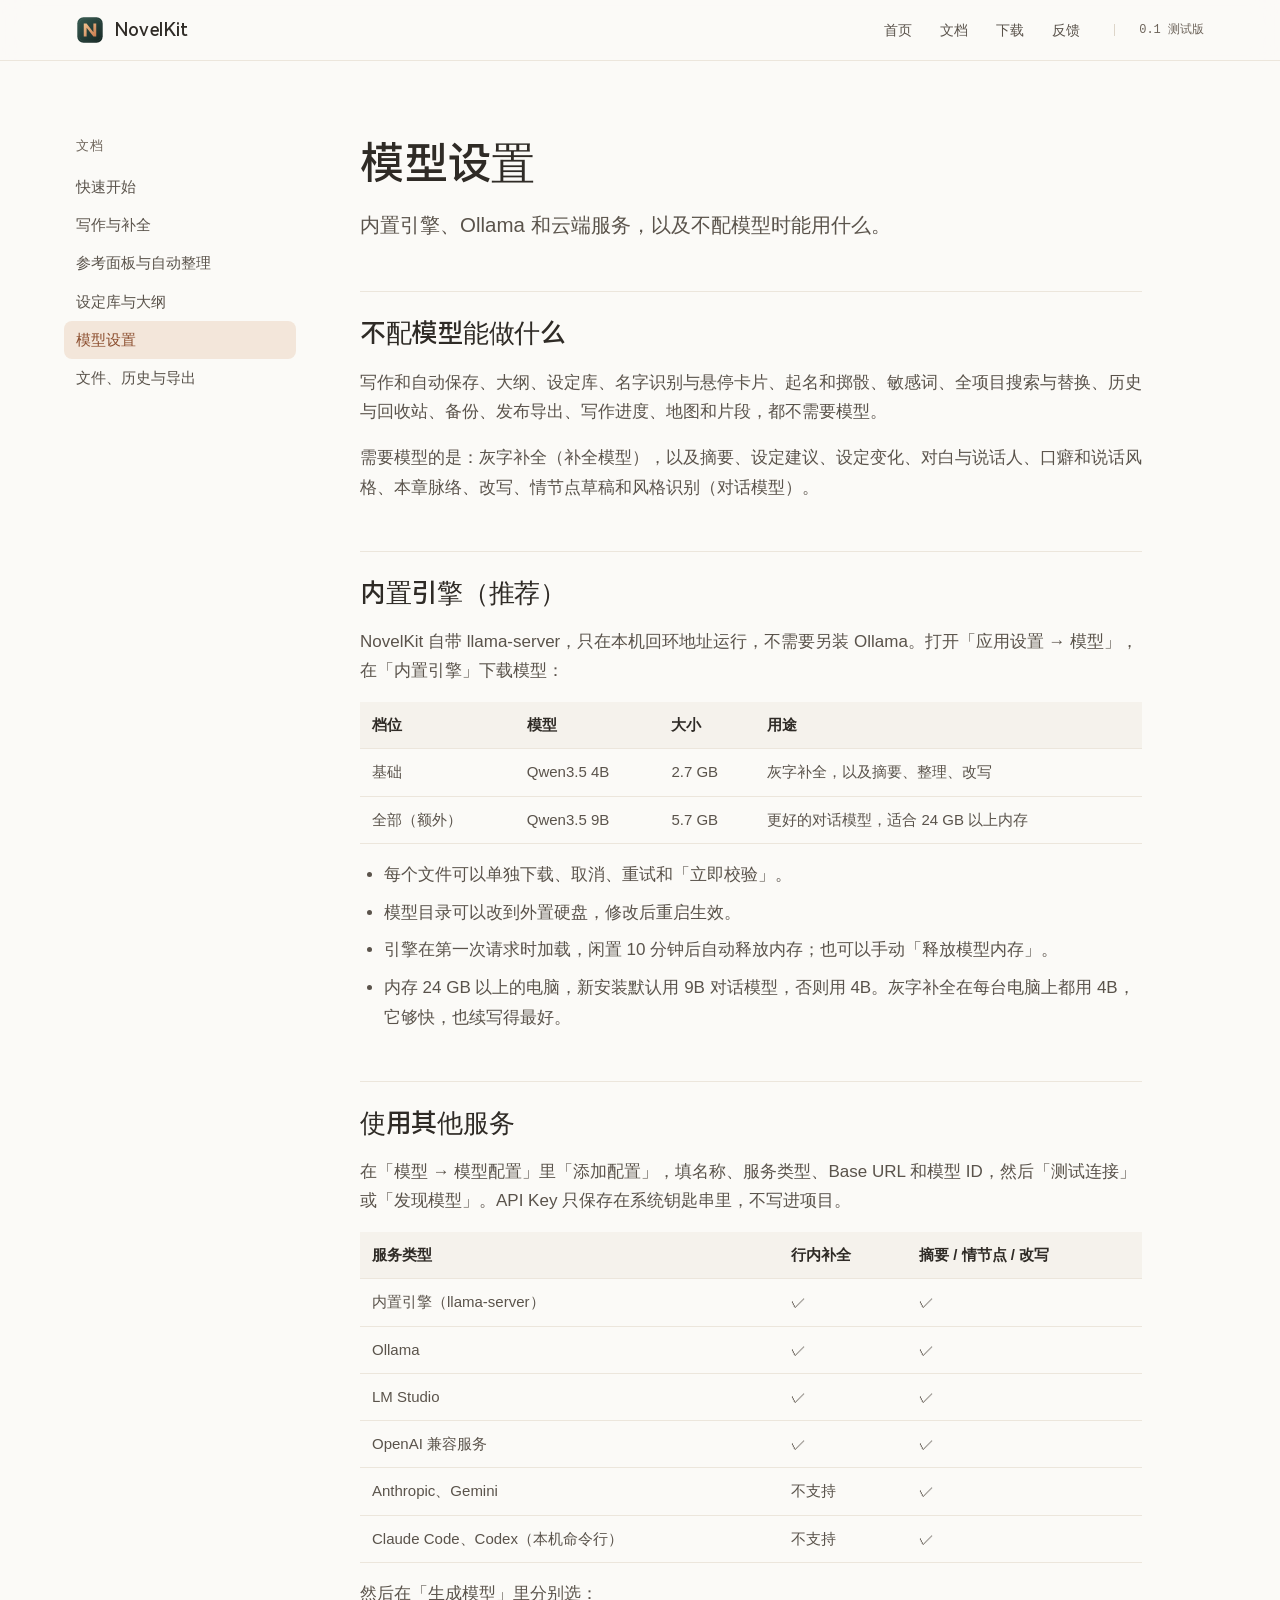
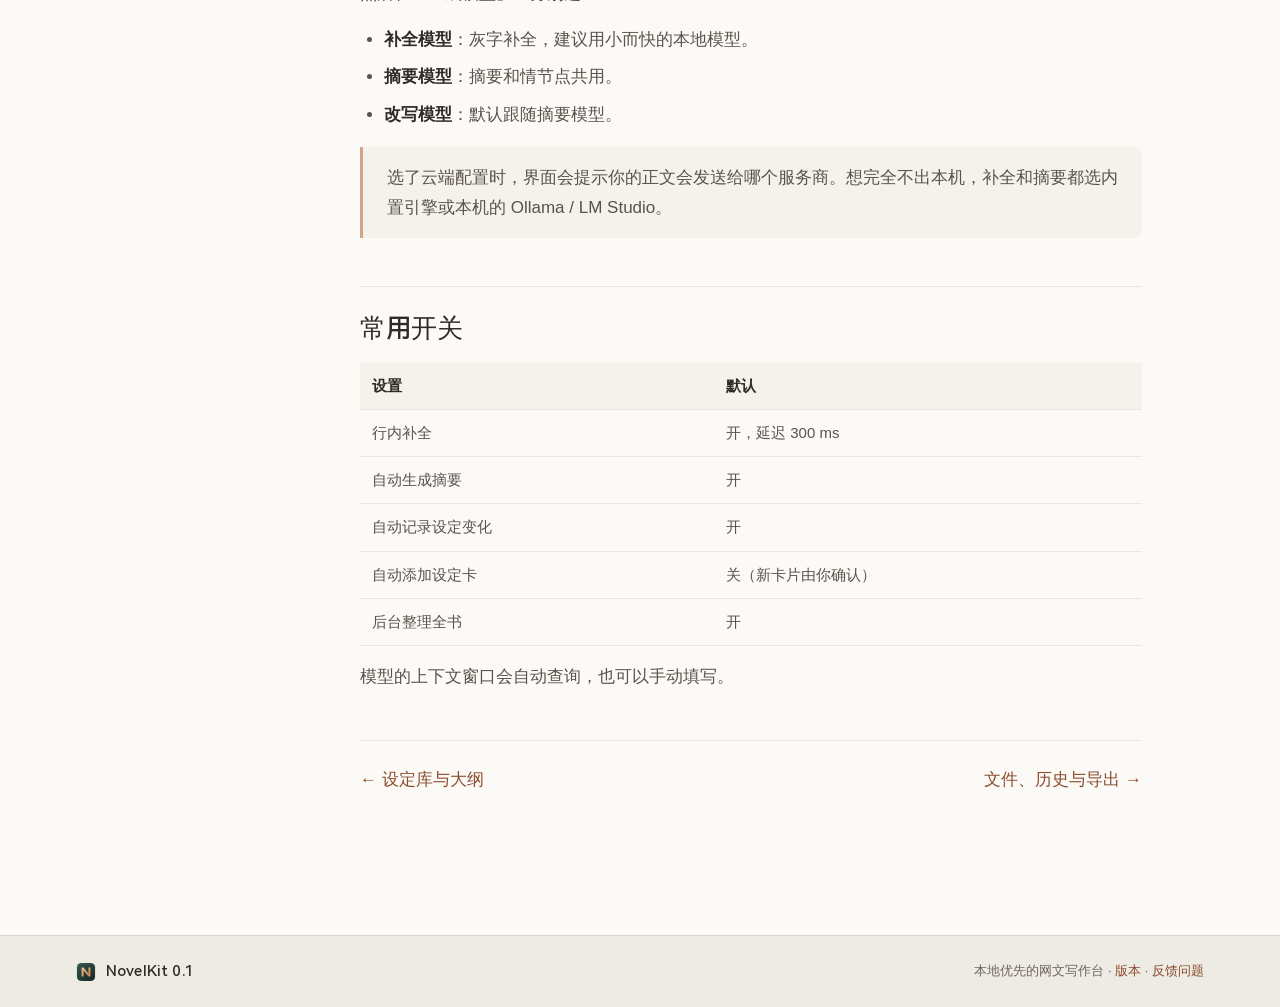
<file: docs/models.html>
<!doctype html>
<html lang="zh-CN">
<head>
  <meta charset="utf-8">
  <meta name="viewport" content="width=device-width, initial-scale=1">
  <title>模型设置 · NovelKit 文档</title>
  <meta name="description" content="内置引擎、Ollama 和云端服务，以及不配模型时能用什么。">
  <meta name="theme-color" content="#fbfaf7">
  <link rel="icon" href="../media/icon.svg" type="image/svg+xml">
  <link rel="stylesheet" href="../styles.css">
  <link rel="stylesheet" href="docs.css">
</head>
<body>
  <a class="skip" href="#main">跳到正文</a>
  <header class="top">
    <div class="wrap top-row">
      <a class="brand" href="../" aria-label="NovelKit 首页">
        <img src="../media/icon.svg" width="28" height="28" alt="">
        <span>NovelKit</span>
      </a>
      <nav class="top-nav" aria-label="页面">
        <a href="../">首页</a>
        <a href="./">文档</a>
        <a href="../#download">下载</a>
        <a href="https://github.com/ForgeAILab/novelkit/issues">反馈</a>
      </nav>
      <span class="top-meta">0.1 测试版</span>
    </div>
  </header>

  <div class="wrap docs">
    <nav class="docs-nav" aria-label="文档">
      <p>文档</p>
      <ul>
          <li><a href="index.html">快速开始</a></li>
          <li><a href="writing.html">写作与补全</a></li>
          <li><a href="reference.html">参考面板与自动整理</a></li>
          <li><a href="codex.html">设定库与大纲</a></li>
          <li><a href="models.html" aria-current="page">模型设置</a></li>
          <li><a href="data.html">文件、历史与导出</a></li>
      </ul>
    </nav>
    <main id="main" class="article">
      <h1>模型设置</h1>
      <p class="lede">内置引擎、Ollama 和云端服务，以及不配模型时能用什么。</p>

      <h2>不配模型能做什么</h2>
      <p>写作和自动保存、大纲、设定库、名字识别与悬停卡片、起名和掷骰、敏感词、全项目搜索与替换、历史与回收站、备份、发布导出、写作进度、地图和片段，都不需要模型。</p>
      <p>需要模型的是：灰字补全（补全模型），以及摘要、设定建议、设定变化、对白与说话人、口癖和说话风格、本章脉络、改写、情节点草稿和风格识别（对话模型）。</p>

      <h2>内置引擎（推荐）</h2>
      <p>NovelKit 自带 llama-server，只在本机回环地址运行，不需要另装 Ollama。打开「应用设置 → 模型」，在「内置引擎」下载模型：</p>
      <table>
        <tr><th>档位</th><th>模型</th><th>大小</th><th>用途</th></tr>
        <tr><td>基础</td><td>Qwen3.5 4B</td><td>2.7 GB</td><td>灰字补全，以及摘要、整理、改写</td></tr>
        <tr><td>全部（额外）</td><td>Qwen3.5 9B</td><td>5.7 GB</td><td>更好的对话模型，适合 24 GB 以上内存</td></tr>
      </table>
      <ul>
        <li>每个文件可以单独下载、取消、重试和「立即校验」。</li>
        <li>模型目录可以改到外置硬盘，修改后重启生效。</li>
        <li>引擎在第一次请求时加载，闲置 10 分钟后自动释放内存；也可以手动「释放模型内存」。</li>
        <li>内存 24 GB 以上的电脑，新安装默认用 9B 对话模型，否则用 4B。灰字补全在每台电脑上都用 4B，它够快，也续写得最好。</li>
      </ul>

      <h2>使用其他服务</h2>
      <p>在「模型 → 模型配置」里「添加配置」，填名称、服务类型、Base URL 和模型 ID，然后「测试连接」或「发现模型」。API Key 只保存在系统钥匙串里，不写进项目。</p>
      <table>
        <tr><th>服务类型</th><th>行内补全</th><th>摘要 / 情节点 / 改写</th></tr>
        <tr><td>内置引擎（llama-server）</td><td>✓</td><td>✓</td></tr>
        <tr><td>Ollama</td><td>✓</td><td>✓</td></tr>
        <tr><td>LM Studio</td><td>✓</td><td>✓</td></tr>
        <tr><td>OpenAI 兼容服务</td><td>✓</td><td>✓</td></tr>
        <tr><td>Anthropic、Gemini</td><td>不支持</td><td>✓</td></tr>
        <tr><td>Claude Code、Codex（本机命令行）</td><td>不支持</td><td>✓</td></tr>
      </table>
      <p>然后在「生成模型」里分别选：</p>
      <ul>
        <li><strong>补全模型</strong>：灰字补全，建议用小而快的本地模型。</li>
        <li><strong>摘要模型</strong>：摘要和情节点共用。</li>
        <li><strong>改写模型</strong>：默认跟随摘要模型。</li>
      </ul>
      <div class="note"><p>选了云端配置时，界面会提示你的正文会发送给哪个服务商。想完全不出本机，补全和摘要都选内置引擎或本机的 Ollama / LM Studio。</p></div>

      <h2>常用开关</h2>
      <table>
        <tr><th>设置</th><th>默认</th></tr>
        <tr><td>行内补全</td><td>开，延迟 300 ms</td></tr>
        <tr><td>自动生成摘要</td><td>开</td></tr>
        <tr><td>自动记录设定变化</td><td>开</td></tr>
        <tr><td>自动添加设定卡</td><td>关（新卡片由你确认）</td></tr>
        <tr><td>后台整理全书</td><td>开</td></tr>
      </table>
      <p>模型的上下文窗口会自动查询，也可以手动填写。</p>

      <nav class="pager" aria-label="翻页"><a href="codex.html">← 设定库与大纲</a><a href="data.html">文件、历史与导出 →</a></nav>
    </main>
  </div>

  <footer class="foot">
    <div class="wrap foot-row">
      <span class="brand"><img src="../media/icon.svg" width="20" height="20" alt=""><span>NovelKit 0.1</span></span>
      <span>本地优先的网文写作台 · <a href="https://github.com/ForgeAILab/novelkit/releases">版本</a> · <a href="https://github.com/ForgeAILab/novelkit/issues/new/choose">反馈问题</a></span>
    </div>
  </footer>
</body>
</html>
</file>
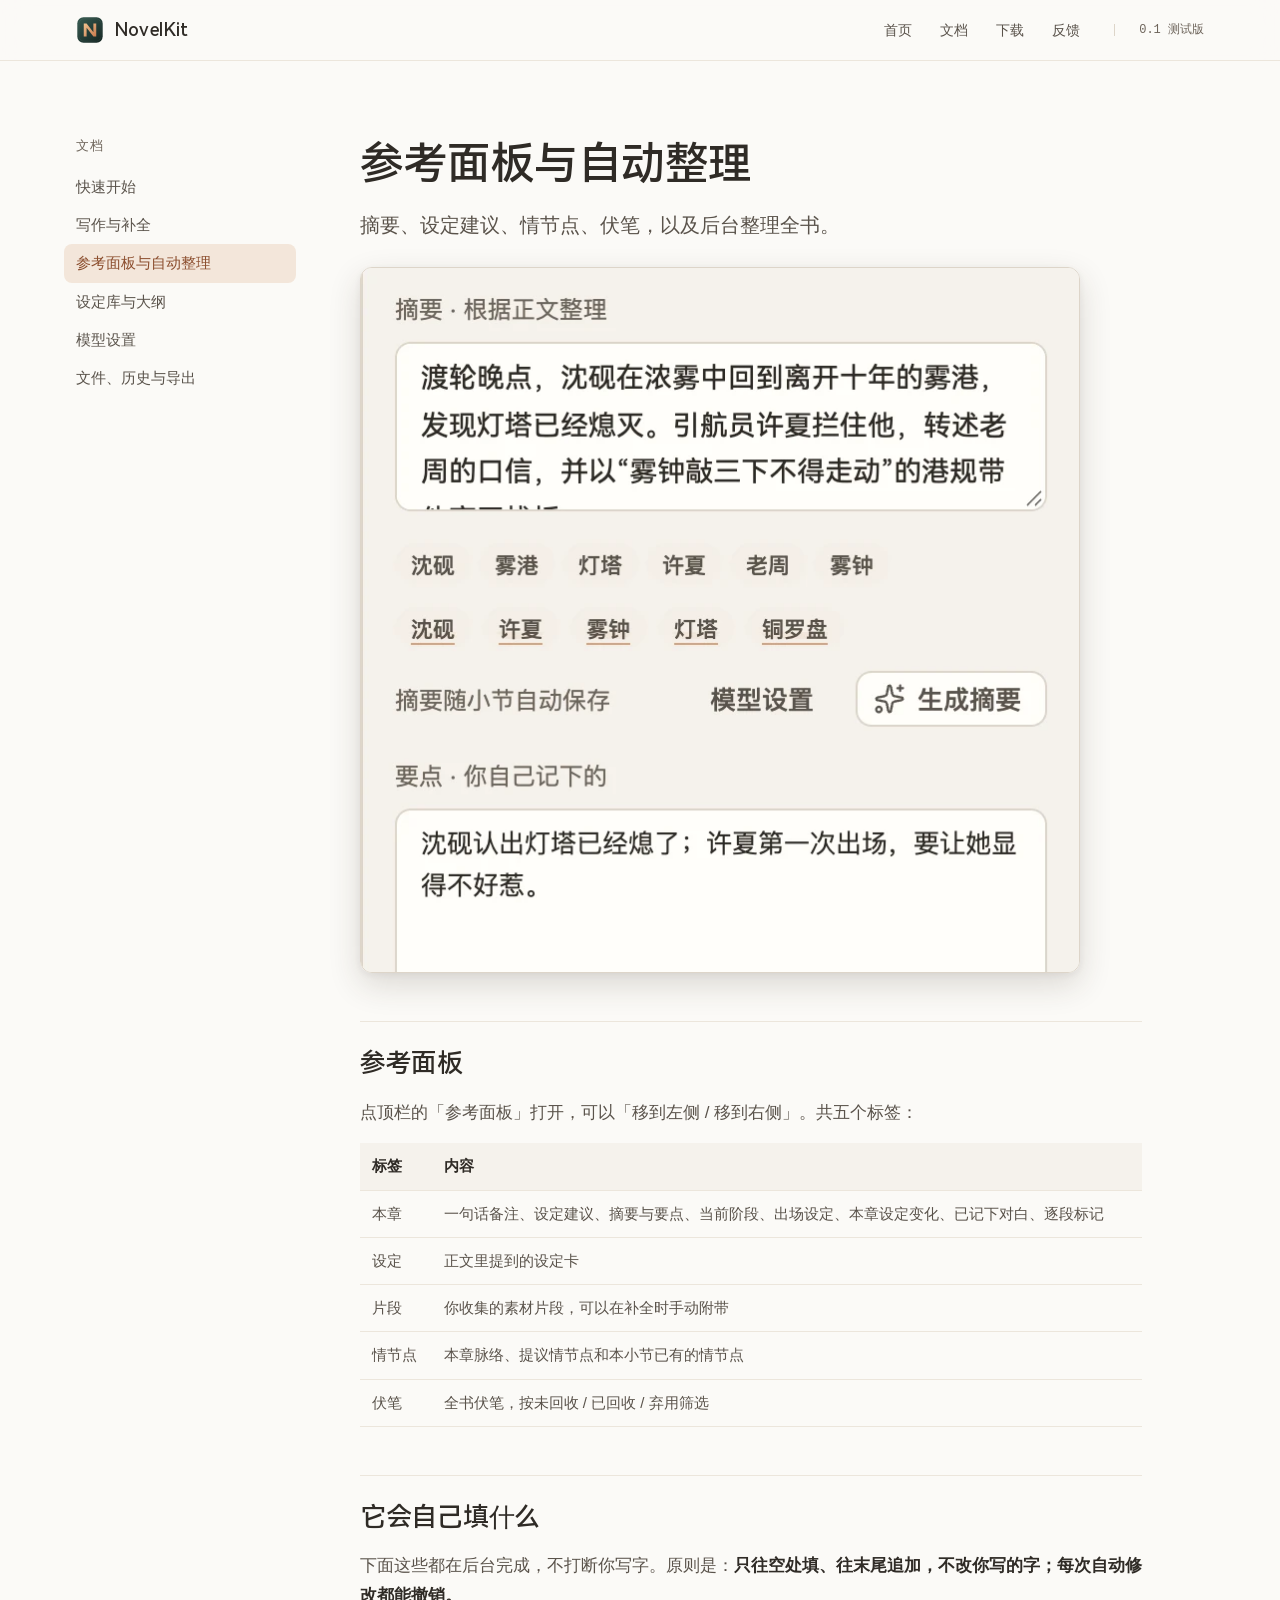
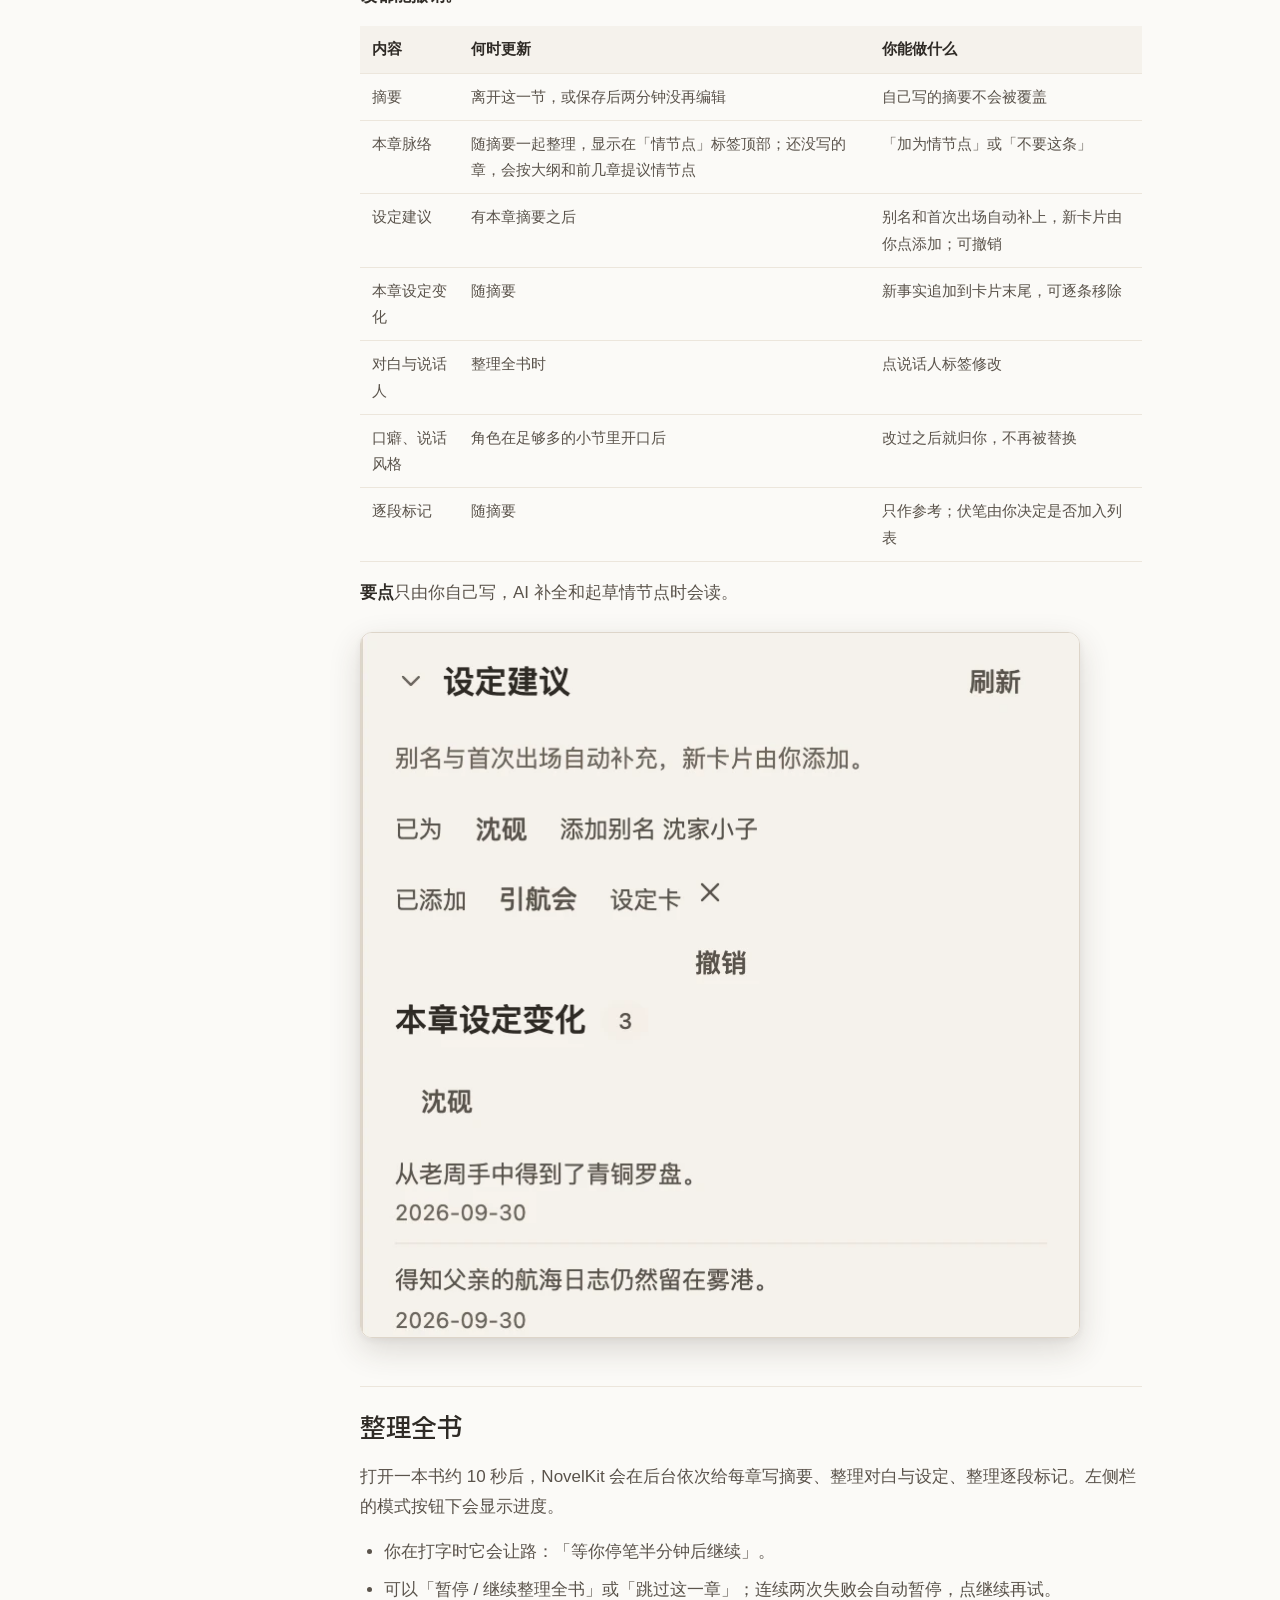
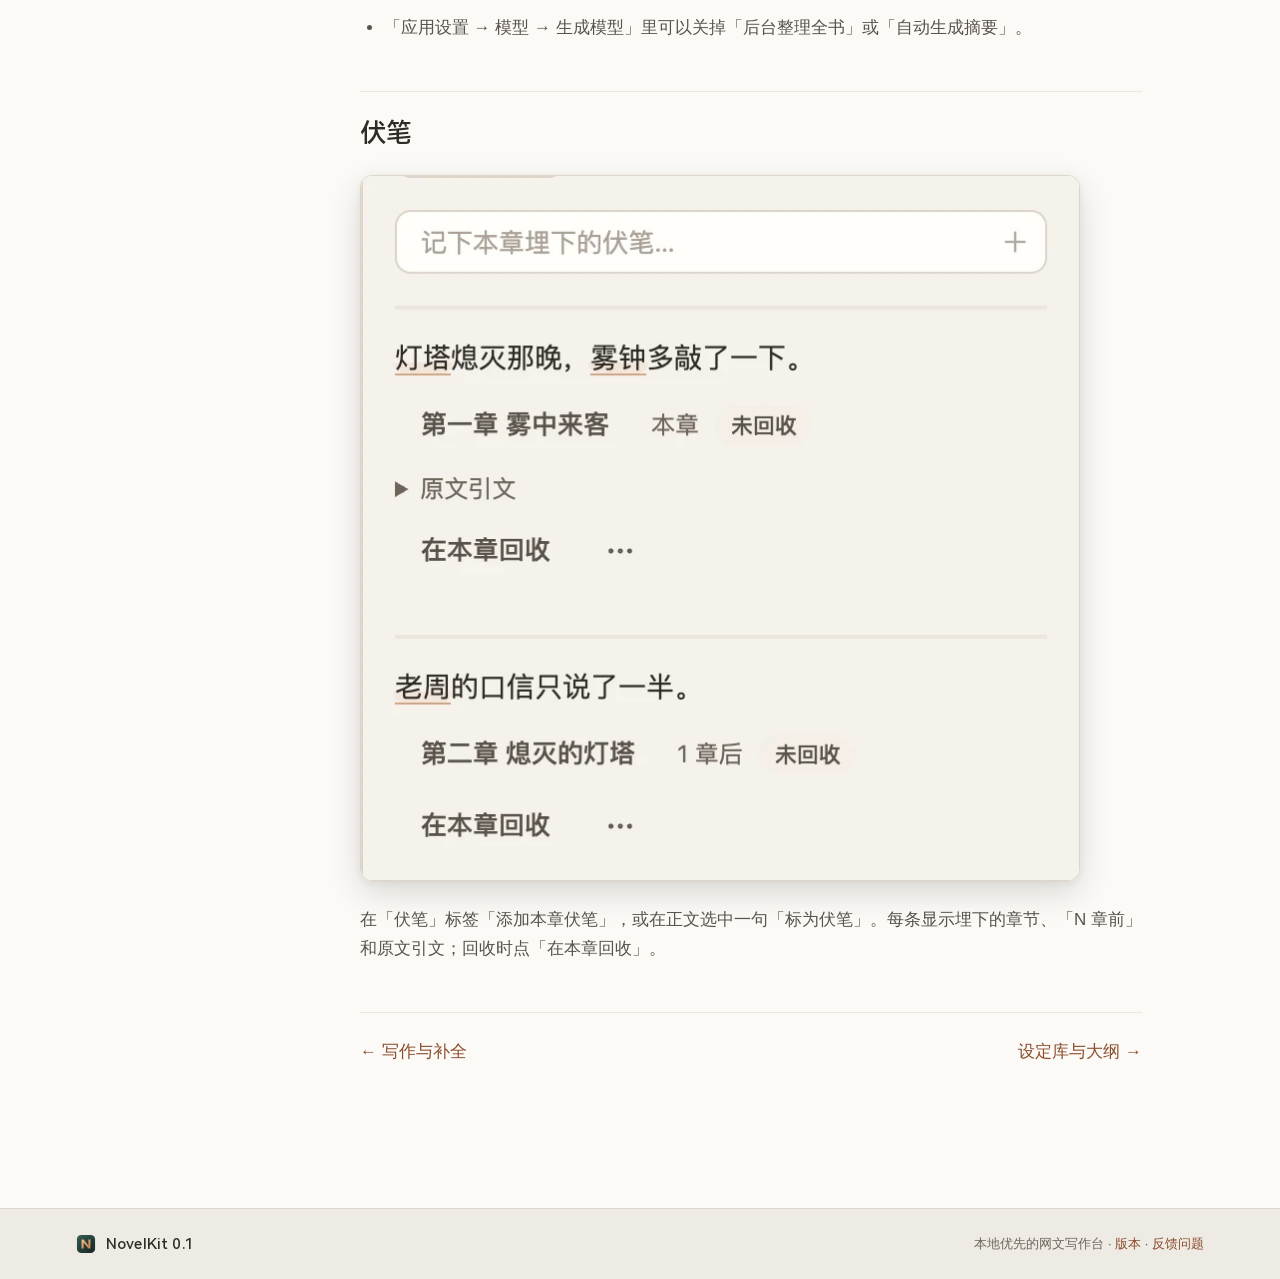
<file: docs/reference.html>
<!doctype html>
<html lang="zh-CN">
<head>
  <meta charset="utf-8">
  <meta name="viewport" content="width=device-width, initial-scale=1">
  <title>参考面板与自动整理 · NovelKit 文档</title>
  <meta name="description" content="摘要、设定建议、情节点、伏笔，以及后台整理全书。">
  <meta name="theme-color" content="#fbfaf7">
  <link rel="icon" href="../media/icon.svg" type="image/svg+xml">
  <link rel="stylesheet" href="../styles.css">
  <link rel="stylesheet" href="docs.css">
</head>
<body>
  <a class="skip" href="#main">跳到正文</a>
  <header class="top">
    <div class="wrap top-row">
      <a class="brand" href="../" aria-label="NovelKit 首页">
        <img src="../media/icon.svg" width="28" height="28" alt="">
        <span>NovelKit</span>
      </a>
      <nav class="top-nav" aria-label="页面">
        <a href="../">首页</a>
        <a href="./">文档</a>
        <a href="../#download">下载</a>
        <a href="https://github.com/ForgeAILab/novelkit/issues">反馈</a>
      </nav>
      <span class="top-meta">0.1 测试版</span>
    </div>
  </header>

  <div class="wrap docs">
    <nav class="docs-nav" aria-label="文档">
      <p>文档</p>
      <ul>
          <li><a href="index.html">快速开始</a></li>
          <li><a href="writing.html">写作与补全</a></li>
          <li><a href="reference.html" aria-current="page">参考面板与自动整理</a></li>
          <li><a href="codex.html">设定库与大纲</a></li>
          <li><a href="models.html">模型设置</a></li>
          <li><a href="data.html">文件、历史与导出</a></li>
      </ul>
    </nav>
    <main id="main" class="article">
      <h1>参考面板与自动整理</h1>
      <p class="lede">摘要、设定建议、情节点、伏笔，以及后台整理全书。</p>

      <img src="../media/panel-summary.webp" width="720" height="706" loading="lazy" alt="参考面板「本章」：摘要已根据正文整理好。">

      <h2>参考面板</h2>
      <p>点顶栏的「参考面板」打开，可以「移到左侧 / 移到右侧」。共五个标签：</p>
      <table>
        <tr><th>标签</th><th>内容</th></tr>
        <tr><td>本章</td><td>一句话备注、设定建议、摘要与要点、当前阶段、出场设定、本章设定变化、已记下对白、逐段标记</td></tr>
        <tr><td>设定</td><td>正文里提到的设定卡</td></tr>
        <tr><td>片段</td><td>你收集的素材片段，可以在补全时手动附带</td></tr>
        <tr><td>情节点</td><td>本章脉络、提议情节点和本小节已有的情节点</td></tr>
        <tr><td>伏笔</td><td>全书伏笔，按未回收 / 已回收 / 弃用筛选</td></tr>
      </table>

      <h2>它会自己填什么</h2>
      <p>下面这些都在后台完成，不打断你写字。原则是：<strong>只往空处填、往末尾追加，不改你写的字；每次自动修改都能撤销。</strong></p>
      <table>
        <tr><th>内容</th><th>何时更新</th><th>你能做什么</th></tr>
        <tr><td>摘要</td><td>离开这一节，或保存后两分钟没再编辑</td><td>自己写的摘要不会被覆盖</td></tr>
        <tr><td>本章脉络</td><td>随摘要一起整理，显示在「情节点」标签顶部；还没写的章，会按大纲和前几章提议情节点</td><td>「加为情节点」或「不要这条」</td></tr>
        <tr><td>设定建议</td><td>有本章摘要之后</td><td>别名和首次出场自动补上，新卡片由你点添加；可撤销</td></tr>
        <tr><td>本章设定变化</td><td>随摘要</td><td>新事实追加到卡片末尾，可逐条移除</td></tr>
        <tr><td>对白与说话人</td><td>整理全书时</td><td>点说话人标签修改</td></tr>
        <tr><td>口癖、说话风格</td><td>角色在足够多的小节里开口后</td><td>改过之后就归你，不再被替换</td></tr>
        <tr><td>逐段标记</td><td>随摘要</td><td>只作参考；伏笔由你决定是否加入列表</td></tr>
      </table>
      <p><strong>要点</strong>只由你自己写，AI 补全和起草情节点时会读。</p>

      <img src="../media/panel-cards.webp" width="720" height="706" loading="lazy" alt="设定建议：已为沈砚添加别名，可撤销。">

      <h2>整理全书</h2>
      <p>打开一本书约 10 秒后，NovelKit 会在后台依次给每章写摘要、整理对白与设定、整理逐段标记。左侧栏的模式按钮下会显示进度。</p>
      <ul>
        <li>你在打字时它会让路：「等你停笔半分钟后继续」。</li>
        <li>可以「暂停 / 继续整理全书」或「跳过这一章」；连续两次失败会自动暂停，点继续再试。</li>
        <li>「应用设置 → 模型 → 生成模型」里可以关掉「后台整理全书」或「自动生成摘要」。</li>
      </ul>

      <h2>伏笔</h2>
      <img src="../media/panel-foreshadowing.webp" width="720" height="706" loading="lazy" alt="参考面板「伏笔」：两条未回收的伏笔。">
      <p>在「伏笔」标签「添加本章伏笔」，或在正文选中一句「标为伏笔」。每条显示埋下的章节、「N 章前」和原文引文；回收时点「在本章回收」。</p>

      <nav class="pager" aria-label="翻页"><a href="writing.html">← 写作与补全</a><a href="codex.html">设定库与大纲 →</a></nav>
    </main>
  </div>

  <footer class="foot">
    <div class="wrap foot-row">
      <span class="brand"><img src="../media/icon.svg" width="20" height="20" alt=""><span>NovelKit 0.1</span></span>
      <span>本地优先的网文写作台 · <a href="https://github.com/ForgeAILab/novelkit/releases">版本</a> · <a href="https://github.com/ForgeAILab/novelkit/issues/new/choose">反馈问题</a></span>
    </div>
  </footer>
</body>
</html>
</file>
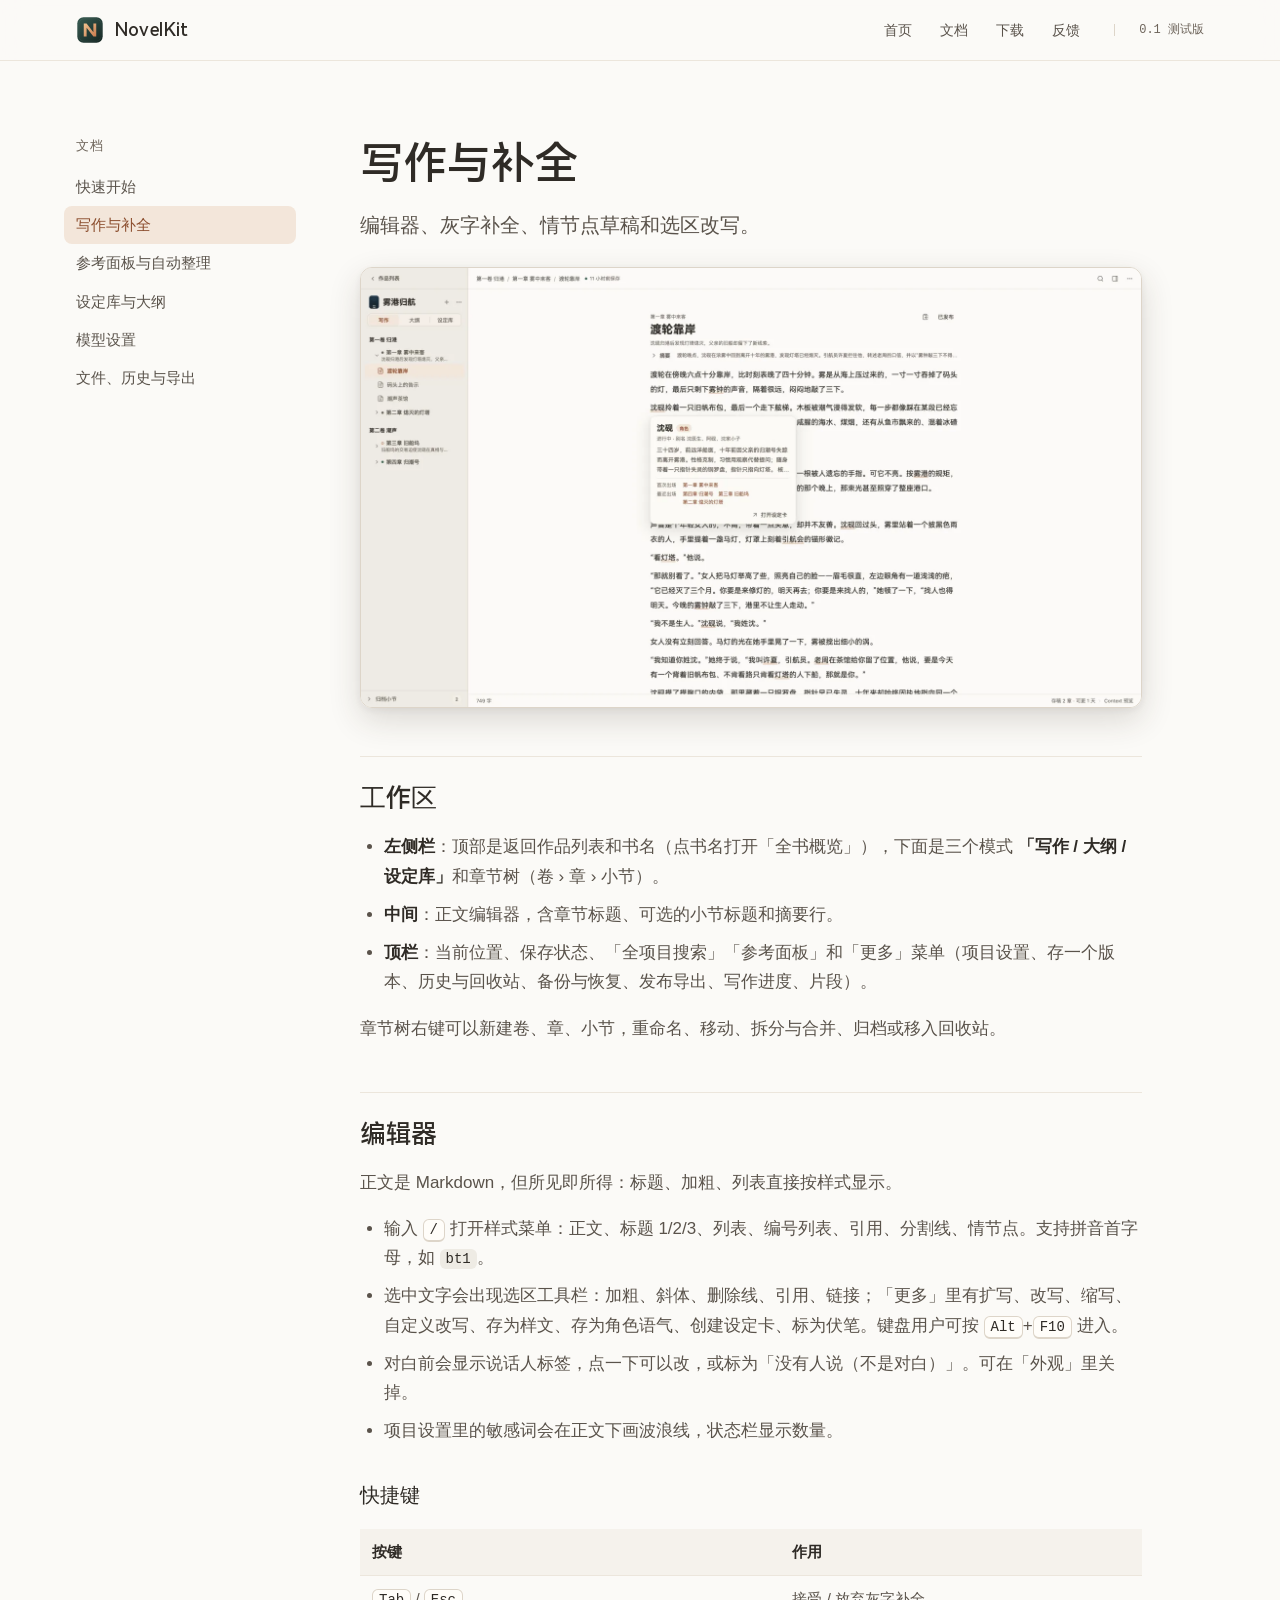
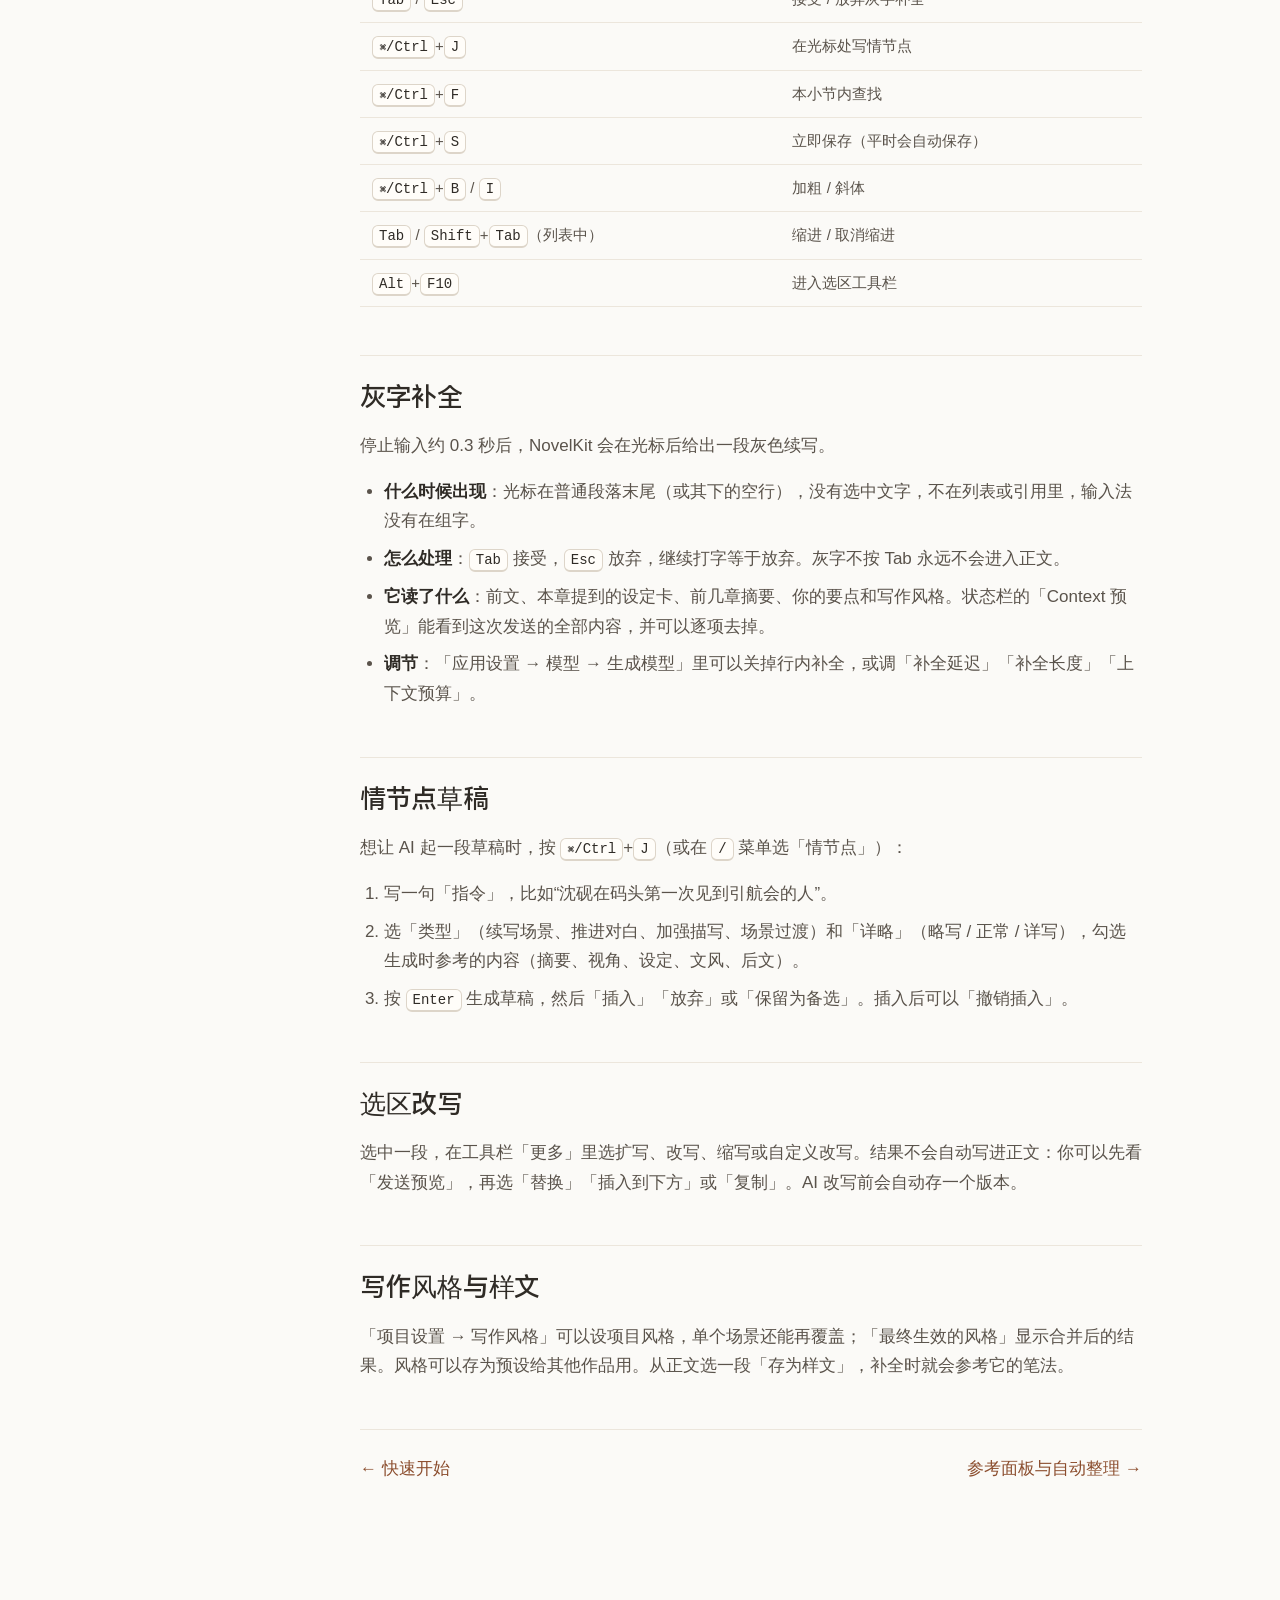
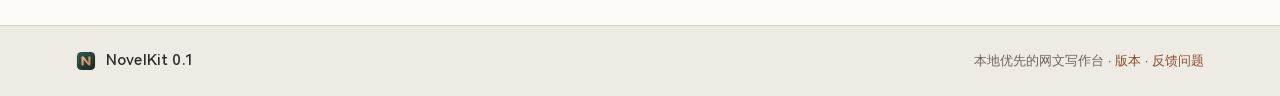
<file: docs/writing.html>
<!doctype html>
<html lang="zh-CN">
<head>
  <meta charset="utf-8">
  <meta name="viewport" content="width=device-width, initial-scale=1">
  <title>写作与补全 · NovelKit 文档</title>
  <meta name="description" content="编辑器、灰字补全、情节点草稿和选区改写。">
  <meta name="theme-color" content="#fbfaf7">
  <link rel="icon" href="../media/icon.svg" type="image/svg+xml">
  <link rel="stylesheet" href="../styles.css">
  <link rel="stylesheet" href="docs.css">
</head>
<body>
  <a class="skip" href="#main">跳到正文</a>
  <header class="top">
    <div class="wrap top-row">
      <a class="brand" href="../" aria-label="NovelKit 首页">
        <img src="../media/icon.svg" width="28" height="28" alt="">
        <span>NovelKit</span>
      </a>
      <nav class="top-nav" aria-label="页面">
        <a href="../">首页</a>
        <a href="./">文档</a>
        <a href="../#download">下载</a>
        <a href="https://github.com/ForgeAILab/novelkit/issues">反馈</a>
      </nav>
      <span class="top-meta">0.1 测试版</span>
    </div>
  </header>

  <div class="wrap docs">
    <nav class="docs-nav" aria-label="文档">
      <p>文档</p>
      <ul>
          <li><a href="index.html">快速开始</a></li>
          <li><a href="writing.html" aria-current="page">写作与补全</a></li>
          <li><a href="reference.html">参考面板与自动整理</a></li>
          <li><a href="codex.html">设定库与大纲</a></li>
          <li><a href="models.html">模型设置</a></li>
          <li><a href="data.html">文件、历史与导出</a></li>
      </ul>
    </nav>
    <main id="main" class="article">
      <h1>写作与补全</h1>
      <p class="lede">编辑器、灰字补全、情节点草稿和选区改写。</p>

      <img src="../media/writing-entity-hover.webp" width="1600" height="900" loading="lazy" alt="写作界面：鼠标停在正文里的名字上，弹出设定卡摘要。">

      <h2>工作区</h2>
      <ul>
        <li><strong>左侧栏</strong>：顶部是返回作品列表和书名（点书名打开「全书概览」），下面是三个模式 <strong>「写作 / 大纲 / 设定库」</strong>和章节树（卷 › 章 › 小节）。</li>
        <li><strong>中间</strong>：正文编辑器，含章节标题、可选的小节标题和摘要行。</li>
        <li><strong>顶栏</strong>：当前位置、保存状态、「全项目搜索」「参考面板」和「更多」菜单（项目设置、存一个版本、历史与回收站、备份与恢复、发布导出、写作进度、片段）。</li>
      </ul>
      <p>章节树右键可以新建卷、章、小节，重命名、移动、拆分与合并、归档或移入回收站。</p>

      <h2>编辑器</h2>
      <p>正文是 Markdown，但所见即所得：标题、加粗、列表直接按样式显示。</p>
      <ul>
        <li>输入 <kbd>/</kbd> 打开样式菜单：正文、标题 1/2/3、列表、编号列表、引用、分割线、情节点。支持拼音首字母，如 <code>bt1</code>。</li>
        <li>选中文字会出现选区工具栏：加粗、斜体、删除线、引用、链接；「更多」里有扩写、改写、缩写、自定义改写、存为样文、存为角色语气、创建设定卡、标为伏笔。键盘用户可按 <kbd>Alt</kbd>+<kbd>F10</kbd> 进入。</li>
        <li>对白前会显示说话人标签，点一下可以改，或标为「没有人说（不是对白）」。可在「外观」里关掉。</li>
        <li>项目设置里的敏感词会在正文下画波浪线，状态栏显示数量。</li>
      </ul>

      <h3>快捷键</h3>
      <table>
        <tr><th>按键</th><th>作用</th></tr>
        <tr><td><kbd>Tab</kbd> / <kbd>Esc</kbd></td><td>接受 / 放弃灰字补全</td></tr>
        <tr><td><kbd>⌘/Ctrl</kbd>+<kbd>J</kbd></td><td>在光标处写情节点</td></tr>
        <tr><td><kbd>⌘/Ctrl</kbd>+<kbd>F</kbd></td><td>本小节内查找</td></tr>
        <tr><td><kbd>⌘/Ctrl</kbd>+<kbd>S</kbd></td><td>立即保存（平时会自动保存）</td></tr>
        <tr><td><kbd>⌘/Ctrl</kbd>+<kbd>B</kbd> / <kbd>I</kbd></td><td>加粗 / 斜体</td></tr>
        <tr><td><kbd>Tab</kbd> / <kbd>Shift</kbd>+<kbd>Tab</kbd>（列表中）</td><td>缩进 / 取消缩进</td></tr>
        <tr><td><kbd>Alt</kbd>+<kbd>F10</kbd></td><td>进入选区工具栏</td></tr>
      </table>

      <h2>灰字补全</h2>
      <p>停止输入约 0.3 秒后，NovelKit 会在光标后给出一段灰色续写。</p>
      <ul>
        <li><strong>什么时候出现</strong>：光标在普通段落末尾（或其下的空行），没有选中文字，不在列表或引用里，输入法没有在组字。</li>
        <li><strong>怎么处理</strong>：<kbd>Tab</kbd> 接受，<kbd>Esc</kbd> 放弃，继续打字等于放弃。灰字不按 Tab 永远不会进入正文。</li>
        <li><strong>它读了什么</strong>：前文、本章提到的设定卡、前几章摘要、你的要点和写作风格。状态栏的「Context 预览」能看到这次发送的全部内容，并可以逐项去掉。</li>
        <li><strong>调节</strong>：「应用设置 → 模型 → 生成模型」里可以关掉行内补全，或调「补全延迟」「补全长度」「上下文预算」。</li>
      </ul>

      <h2>情节点草稿</h2>
      <p>想让 AI 起一段草稿时，按 <kbd>⌘/Ctrl</kbd>+<kbd>J</kbd>（或在 <kbd>/</kbd> 菜单选「情节点」）：</p>
      <ol>
        <li>写一句「指令」，比如“沈砚在码头第一次见到引航会的人”。</li>
        <li>选「类型」（续写场景、推进对白、加强描写、场景过渡）和「详略」（略写 / 正常 / 详写），勾选生成时参考的内容（摘要、视角、设定、文风、后文）。</li>
        <li>按 <kbd>Enter</kbd> 生成草稿，然后「插入」「放弃」或「保留为备选」。插入后可以「撤销插入」。</li>
      </ol>

      <h2>选区改写</h2>
      <p>选中一段，在工具栏「更多」里选扩写、改写、缩写或自定义改写。结果不会自动写进正文：你可以先看「发送预览」，再选「替换」「插入到下方」或「复制」。AI 改写前会自动存一个版本。</p>

      <h2>写作风格与样文</h2>
      <p>「项目设置 → 写作风格」可以设项目风格，单个场景还能再覆盖；「最终生效的风格」显示合并后的结果。风格可以存为预设给其他作品用。从正文选一段「存为样文」，补全时就会参考它的笔法。</p>

      <nav class="pager" aria-label="翻页"><a href="index.html">← 快速开始</a><a href="reference.html">参考面板与自动整理 →</a></nav>
    </main>
  </div>

  <footer class="foot">
    <div class="wrap foot-row">
      <span class="brand"><img src="../media/icon.svg" width="20" height="20" alt=""><span>NovelKit 0.1</span></span>
      <span>本地优先的网文写作台 · <a href="https://github.com/ForgeAILab/novelkit/releases">版本</a> · <a href="https://github.com/ForgeAILab/novelkit/issues/new/choose">反馈问题</a></span>
    </div>
  </footer>
</body>
</html>
</file>
<file: styles.css>
/* NovelKit launch page. Colour, radius, shadow and motion values are the app's tokens
   (src/styles/tokens.css, contract: DESIGN-SYSTEM.md); the display type scale is the site's own. */

@font-face {
  font-family: "HarmonyOS Sans SC";
  src: url("media/harmonyos-sans-sc-medium.woff2") format("woff2");
  font-weight: 500;
  font-display: swap;
}

:root {
  --surface-desk: #eeebe4;
  --surface-side: #f5f2ec;
  --surface-page: #fbfaf7;
  --surface-raised: #fffdf9;
  --line-subtle: #ece6dc;
  --line: #ddd5c9;
  --line-strong: #cfc6b8;
  --text: #2f2b26;
  --text-secondary: #5a534b;
  --text-tertiary: #6e655b;
  --text-on-accent: #fffdf9;
  --accent-100: #f3e6da;
  --accent-300: #d2a585;
  --accent: #a45e38;
  --accent-hover: #8f4e2e;
  --accent-active: #77452d;
  --accent-ink: #8b4d2d;
  --fill-hover: rgba(47, 43, 38, .06);
  --fill-active: rgba(47, 43, 38, .11);

  --font-sans: -apple-system, BlinkMacSystemFont, "PingFang SC", "Microsoft YaHei UI", "Segoe UI", sans-serif;
  --font-display: "HarmonyOS Sans SC", "PingFang SC", "Microsoft YaHei UI", "Noto Sans SC", sans-serif;
  --font-mono: "SFMono-Regular", "Cascadia Mono", Consolas, monospace;

  /* Site type scale */
  --text-caption: 13px;
  --text-body: 17px;
  --text-lede: clamp(18px, 1.6vw, 21px);
  --text-h3: 20px;
  --text-h2: clamp(30px, 4.2vw, 52px);
  --text-h1: clamp(28px, 8.6vw, 104px);

  --space-2: 8px;
  --space-3: 12px;
  --space-4: 16px;
  --space-6: 24px;
  --space-8: 32px;
  --space-12: 48px;
  --space-section: clamp(72px, 11vw, 152px);
  --gutter: clamp(20px, 5vw, 56px);

  --radius-sm: 6px;
  --radius-md: 8px;
  --radius-lg: 12px;
  --radius-xl: 16px;
  --radius-pill: 999px;

  --dur-fast: 120ms;
  --dur: 180ms;
  --dur-reveal: 640ms;
  --ease: cubic-bezier(.2, .8, .2, 1);
  --focus-ring: 0 0 0 3px rgba(164, 94, 56, .28);
  --shadow-1: 0 1px 2px rgba(53, 42, 28, .06);
  --shadow-pop: 0 12px 32px rgba(53, 42, 28, .16), 0 2px 6px rgba(53, 42, 28, .06);
  --shadow-film: 0 40px 100px rgba(53, 42, 28, .18), 0 4px 14px rgba(53, 42, 28, .08);
}

*, *::before, *::after { box-sizing: border-box; }

html { scroll-behavior: smooth; scroll-padding-top: 76px; -webkit-text-size-adjust: 100%; }

body {
  margin: 0;
  background: var(--surface-page);
  color: var(--text);
  font: 400 var(--text-body)/1.75 var(--font-sans);
  -webkit-font-smoothing: antialiased;
  text-rendering: optimizeLegibility;
}

img, video { display: block; max-width: 100%; height: auto; }
h1, h2, h3, p, ol, dl, dd, figure { margin: 0; }
ol { padding: 0; list-style: none; }
a { color: inherit; text-decoration: none; }
button { font: inherit; color: inherit; }
:focus-visible { outline: none; box-shadow: var(--focus-ring); border-radius: var(--radius-sm); }

.wrap { width: min(1240px, 100%); margin-inline: auto; padding-inline: var(--gutter); }

.skip {
  position: absolute; left: var(--space-4); top: -60px; z-index: 20;
  padding: var(--space-2) var(--space-4); border-radius: var(--radius-md);
  background: var(--text); color: var(--surface-page);
}
.skip:focus { top: var(--space-4); }

/* Top bar */
.top {
  position: sticky; top: 0; z-index: 10;
  background: color-mix(in srgb, var(--surface-page) 86%, transparent);
  backdrop-filter: saturate(1.4) blur(14px);
  -webkit-backdrop-filter: saturate(1.4) blur(14px);
  border-bottom: 1px solid var(--line-subtle);
}
.top-row { display: flex; align-items: center; gap: var(--space-8); height: 60px; }
.brand { display: inline-flex; align-items: center; gap: 10px; font: 500 18px/1 var(--font-display); letter-spacing: .01em; }
.top-nav { display: flex; gap: var(--space-6); margin-left: auto; font-size: 14px; color: var(--text-secondary); }
.top-nav a { padding: 6px 2px; transition: color var(--dur) var(--ease); }
.top-nav a:hover { color: var(--accent-ink); }
.top-meta { font: 12px/1 var(--font-mono); color: var(--text-tertiary); padding-left: var(--space-6); border-left: 1px solid var(--line); }

/* Shared type */
h1, h2, h3, .outro-line, .sheet-title { font-family: var(--font-display); font-weight: 500; }
h2 { font-size: var(--text-h2); line-height: 1.22; letter-spacing: -.01em; text-wrap: balance; }

.button {
  display: inline-flex; align-items: center; gap: 10px; height: 48px; padding: 0 22px;
  border: 0; border-radius: var(--radius-pill); background: var(--accent); color: var(--text-on-accent);
  font-size: 16px; font-weight: 500; cursor: pointer; box-shadow: var(--shadow-1);
  transition: background var(--dur) var(--ease), transform var(--dur-fast) var(--ease);
}
.button:hover { background: var(--accent-hover); }
.button:active { background: var(--accent-active); transform: scale(.98); }
.button:focus-visible { border-radius: var(--radius-pill); }
.link { color: var(--accent-ink); font-size: 16px; padding: 10px 4px; border-bottom: 1px solid var(--accent-300); transition: border-color var(--dur) var(--ease); }
.link:hover { border-color: var(--accent); }

/* Hero */
.hero { padding-top: clamp(56px, 9vw, 128px); }
.hero h1 { font-size: var(--text-h1); line-height: 1.12; letter-spacing: -.02em; }
.h1-second { color: var(--text-tertiary); }
.lede { margin-top: var(--space-8); max-width: 34em; font-size: var(--text-lede); line-height: 1.8; color: var(--text-secondary); }
.hero-actions { display: flex; flex-wrap: wrap; align-items: center; gap: var(--space-6); margin-top: var(--space-8); }

.film {
  margin-top: clamp(48px, 7vw, 96px); overflow: hidden;
  border: 1px solid var(--line); border-radius: var(--radius-xl);
  background: var(--surface-desk); box-shadow: var(--shadow-film);
}
.film video { width: 100%; aspect-ratio: 16 / 9; }

/* 01 ghost text */
.feature {
  display: grid; grid-template-columns: minmax(0, 5fr) minmax(0, 7fr); align-items: center;
  gap: clamp(32px, 6vw, 96px); padding-block: var(--space-section);
}
.feature-copy p, .band-head p { margin-top: var(--space-6); max-width: 26em; color: var(--text-secondary); }
.feature-copy .note { margin-top: var(--space-4); font-size: 15px; color: var(--text-tertiary); }

.sheet {
  padding: clamp(24px, 4vw, 56px); border: 1px solid var(--line); border-radius: var(--radius-lg);
  background: var(--surface-raised); box-shadow: var(--shadow-pop);
}
.sheet-chapter { font-size: 13px; color: var(--text-tertiary); }
.sheet-title { margin-top: 4px; font-size: clamp(24px, 2.6vw, 32px); line-height: 1.3; }
.sheet-prose { margin-top: var(--space-6); font: 500 clamp(17px, 1.5vw, 20px)/2 var(--font-display); }
.ghost { color: var(--text-tertiary); transition: opacity var(--dur-reveal) var(--ease), color var(--dur-reveal) var(--ease); }
.caret {
  display: inline-block; width: 2px; height: 1.15em; margin-inline: 1px; vertical-align: -.2em;
  background: var(--accent); animation: caret 1.1s steps(1) infinite;
}
@keyframes caret { 50% { opacity: 0; } }
[data-state="writing"] .ghost { opacity: 0; transition-duration: 0s; }
[data-state="accepted"] .ghost { color: var(--text); }
[data-state="accepted"] .caret { display: none; }
.sheet-foot { display: flex; align-items: center; gap: var(--space-4); margin-top: var(--space-6); min-height: 36px; }
.keycap {
  display: inline-flex; align-items: center; gap: 10px; height: 36px; padding: 0 14px 0 6px;
  border: 1px solid var(--line); border-radius: var(--radius-md); background: var(--surface-page);
  font-size: 14px; color: var(--text-secondary); cursor: pointer;
  transition: background var(--dur) var(--ease), border-color var(--dur) var(--ease), opacity var(--dur) var(--ease), transform var(--dur-fast) var(--ease);
}
.keycap:hover { background: var(--accent-100); border-color: var(--accent-300); }
.keycap:active { transform: translateY(1px); }
.keycap kbd {
  padding: 3px 9px; border: 1px solid var(--line-strong); border-bottom-width: 2px; border-radius: var(--radius-sm);
  background: var(--surface-raised); font: 12px/1.4 var(--font-mono); color: var(--text);
}
[data-state="writing"] .keycap { opacity: 0; pointer-events: none; }
.sheet-status { font-size: 14px; color: var(--text-tertiary); }

/* 02 reference panel */
.band { padding-block: var(--space-section); background: var(--surface-desk); border-block: 1px solid var(--line-subtle); }
.panels { display: grid; grid-template-columns: repeat(4, minmax(0, 1fr)); gap: clamp(16px, 2vw, 28px); margin-top: clamp(40px, 6vw, 80px); }
.panel img {
  width: 100%; border: 1px solid var(--line); border-radius: var(--radius-lg);
  background: var(--surface-side); box-shadow: var(--shadow-1);
}
.panel h3 { margin-top: var(--space-6); font-size: var(--text-h3); line-height: 1.4; }
.panel p { margin-top: 6px; font-size: 15px; line-height: 1.7; color: var(--text-secondary); }

/* 03 the desk */
.desk { padding-block: var(--space-section); }
.screens { display: grid; grid-template-columns: repeat(2, minmax(0, 1fr)); gap: clamp(20px, 3vw, 40px); margin-top: clamp(40px, 6vw, 80px); }
.screen img { width: 100%; border: 1px solid var(--line); border-radius: var(--radius-lg); box-shadow: var(--shadow-1); }
.screen figcaption { margin-top: var(--space-4); font-size: 15px; color: var(--text-secondary); }
.screen strong { margin-right: var(--space-3); font: 500 16px/1.4 var(--font-display); color: var(--text); }
.facts { display: grid; grid-template-columns: repeat(2, minmax(0, 1fr)); margin-top: clamp(56px, 8vw, 104px); border-top: 1px solid var(--line); }
.facts > div { padding: var(--space-8) var(--space-8) 0 0; }
.facts > div + div { padding-left: var(--space-8); border-left: 1px solid var(--line-subtle); }
.facts dt { font: 500 var(--text-h3)/1.4 var(--font-display); }
.facts dd { margin-top: var(--space-2); font-size: 15px; color: var(--text-secondary); }

/* Outro and footer */
.outro { padding-block: var(--space-section); background: var(--surface-desk); border-top: 1px solid var(--line-subtle); text-align: center; }
.outro-line { font-size: var(--text-h1); line-height: 1.12; letter-spacing: -.02em; }
.outro-sub { margin-top: var(--space-4); font-size: var(--text-lede); color: var(--text-secondary); }
.outro .button { margin-top: var(--space-12); }
.foot { background: var(--surface-desk); border-top: 1px solid var(--line); font-size: 13px; color: var(--text-tertiary); }
.foot-row { display: flex; flex-wrap: wrap; align-items: center; justify-content: space-between; gap: var(--space-3); padding-block: var(--space-6); }
.foot .brand { font-size: 15px; color: var(--text); }

/* Reveal on scroll (only when JS has run) */
.js [data-reveal] { opacity: 0; transform: translateY(18px); transition: opacity var(--dur-reveal) var(--ease), transform var(--dur-reveal) var(--ease); }
.js [data-reveal].is-in { opacity: 1; transform: none; }
.panels > :nth-child(2), .screens > :nth-child(2) { transition-delay: 70ms; }
.panels > :nth-child(3) { transition-delay: 140ms; }
.panels > :nth-child(4) { transition-delay: 210ms; }

@media (max-width: 1040px) {
  .panels { grid-template-columns: repeat(2, minmax(0, 1fr)); row-gap: var(--space-12); }
}
@media (max-width: 860px) {
  .feature { grid-template-columns: minmax(0, 1fr); }
  .top-nav { display: none; }
  .top-meta { margin-left: auto; padding-left: 0; border-left: 0; }
}
@media (max-width: 640px) {
  .screens, .facts { grid-template-columns: minmax(0, 1fr); }
  .facts > div, .facts > div + div { padding: var(--space-6) 0; border-left: 0; }
  .facts > div + div { border-top: 1px solid var(--line-subtle); }
  .film { border-radius: var(--radius-lg); }
  .screen strong { display: block; margin: 0 0 2px; }
}
@media (max-width: 460px) {
  .panels { grid-template-columns: minmax(0, 1fr); }
}
@media (prefers-reduced-motion: reduce) {
  html { scroll-behavior: auto; }
  *, *::before, *::after { animation: none !important; transition-duration: 0s !important; }
  .js [data-reveal] { opacity: 1; transform: none; }
}

/* Downloads */
.button-quiet { background: transparent; color: var(--accent-ink); box-shadow: inset 0 0 0 1px var(--accent-300); }
.button-quiet:hover { background: color-mix(in srgb, var(--accent) 8%, transparent); }
.downloads { margin: var(--space-12) auto 0; max-width: 640px; }
.downloads-title { font: 500 var(--text-h3)/1.4 var(--font-display); }
.downloads-list { display: grid; grid-template-columns: repeat(2, minmax(0, 1fr)); gap: var(--space-3); margin-top: var(--space-6); padding: 0; list-style: none; }
.download { display: block; padding: 14px 18px; border: 1px solid var(--line); border-radius: var(--radius-lg); background: var(--surface-page); font-size: 15px; transition: border-color var(--dur) var(--ease); }
.download:hover { border-color: var(--accent); }
.download.is-yours { border-color: var(--accent); box-shadow: var(--shadow-1); }
.downloads-note { margin-top: var(--space-4); font-size: 13px; color: var(--text-tertiary); }
.downloads-note a, .foot a { color: var(--accent-ink); }
@media (max-width: 460px) { .downloads-list { grid-template-columns: minmax(0, 1fr); } }
</file>
<file: docs/docs.css>
/* NovelKit docs: the launch page's tokens and top bar (../styles.css), plus a reading layout. */

.docs { display: grid; grid-template-columns: 220px minmax(0, 1fr); gap: clamp(32px, 5vw, 72px); padding-block: clamp(40px, 6vw, 80px) var(--space-section); }

.docs-nav { position: sticky; top: 84px; align-self: start; font-size: 15px; }
.docs-nav p { font: 13px/1.4 var(--font-mono); letter-spacing: .04em; color: var(--text-tertiary); margin-bottom: var(--space-3); }
.docs-nav ul { margin: 0 0 var(--space-8); padding: 0; list-style: none; }
.docs-nav a { display: block; padding: 6px 12px; margin-left: -12px; border-radius: var(--radius-md); color: var(--text-secondary); transition: background var(--dur) var(--ease), color var(--dur) var(--ease); }
.docs-nav a:hover { background: var(--fill-hover); color: var(--text); }
.docs-nav a[aria-current="page"] { background: var(--accent-100); color: var(--accent-ink); font-weight: 500; }

.article { max-width: 46em; }
.article > * + * { margin-top: var(--space-4); }
.article h1 { font-size: clamp(32px, 4vw, 44px); line-height: 1.2; letter-spacing: -.01em; }
.article .lede { margin-top: var(--space-4); font-size: var(--text-lede); }
.article h2 { margin-top: var(--space-12); padding-top: var(--space-6); border-top: 1px solid var(--line-subtle); font-size: 26px; line-height: 1.35; }
.article h3 { margin-top: var(--space-8); font-size: var(--text-h3); }
.article p, .article li { color: var(--text-secondary); }
.article strong { color: var(--text); font-weight: 600; }
.article a { color: var(--accent-ink); border-bottom: 1px solid var(--accent-300); }
.article a:hover { border-color: var(--accent); }
.article ul, .article ol { padding-left: 1.4em; }
.article ol { list-style: decimal; }
.article li + li { margin-top: var(--space-2); }
.article code, .article kbd { font: 14px/1.4 var(--font-mono); padding: 2px 6px; border-radius: var(--radius-sm); background: var(--surface-desk); color: var(--text); }
.article kbd { border: 1px solid var(--line); border-bottom-width: 2px; background: var(--surface-raised); }
.article pre { padding: var(--space-4); border-radius: var(--radius-lg); background: var(--surface-desk); overflow-x: auto; font: 14px/1.6 var(--font-mono); }
.article pre code { padding: 0; background: none; }
.article img { border: 1px solid var(--line); border-radius: var(--radius-lg); box-shadow: var(--shadow-pop); margin-block: var(--space-6); }
.article table { width: 100%; border-collapse: collapse; font-size: 15px; }
.article th, .article td { padding: 10px 12px; border-bottom: 1px solid var(--line-subtle); text-align: left; vertical-align: top; }
.article th { color: var(--text); font-weight: 600; background: var(--surface-side); }
.article td { color: var(--text-secondary); }
.note { padding: var(--space-4) var(--space-6); border-left: 3px solid var(--accent-300); border-radius: 0 var(--radius-md) var(--radius-md) 0; background: var(--surface-side); }
.note p { color: var(--text-secondary); }

.steps { counter-reset: step; list-style: none !important; padding-left: 0 !important; }
.steps > li { counter-increment: step; position: relative; padding-left: 44px; }
.steps > li + li { margin-top: var(--space-6); }
.steps > li::before { content: counter(step); position: absolute; left: 0; top: 2px; width: 28px; height: 28px; border-radius: 50%; background: var(--accent); color: var(--text-on-accent); font: 500 14px/28px var(--font-display); text-align: center; }

.pager { display: flex; justify-content: space-between; gap: var(--space-4); margin-top: var(--space-12) !important; padding-top: var(--space-6); border-top: 1px solid var(--line-subtle); }
.pager a { border: 0; }

@media (max-width: 860px) {
  .docs { grid-template-columns: minmax(0, 1fr); }
  .docs-nav { position: static; display: flex; flex-wrap: wrap; gap: var(--space-2); }
  .docs-nav p { display: none; }
  .docs-nav ul { display: contents; }
  .docs-nav a { margin-left: 0; border: 1px solid var(--line); }
}
.article th { white-space: nowrap; }
@media (max-width: 640px) { .article table { display: block; overflow-x: auto; } }
</file>
